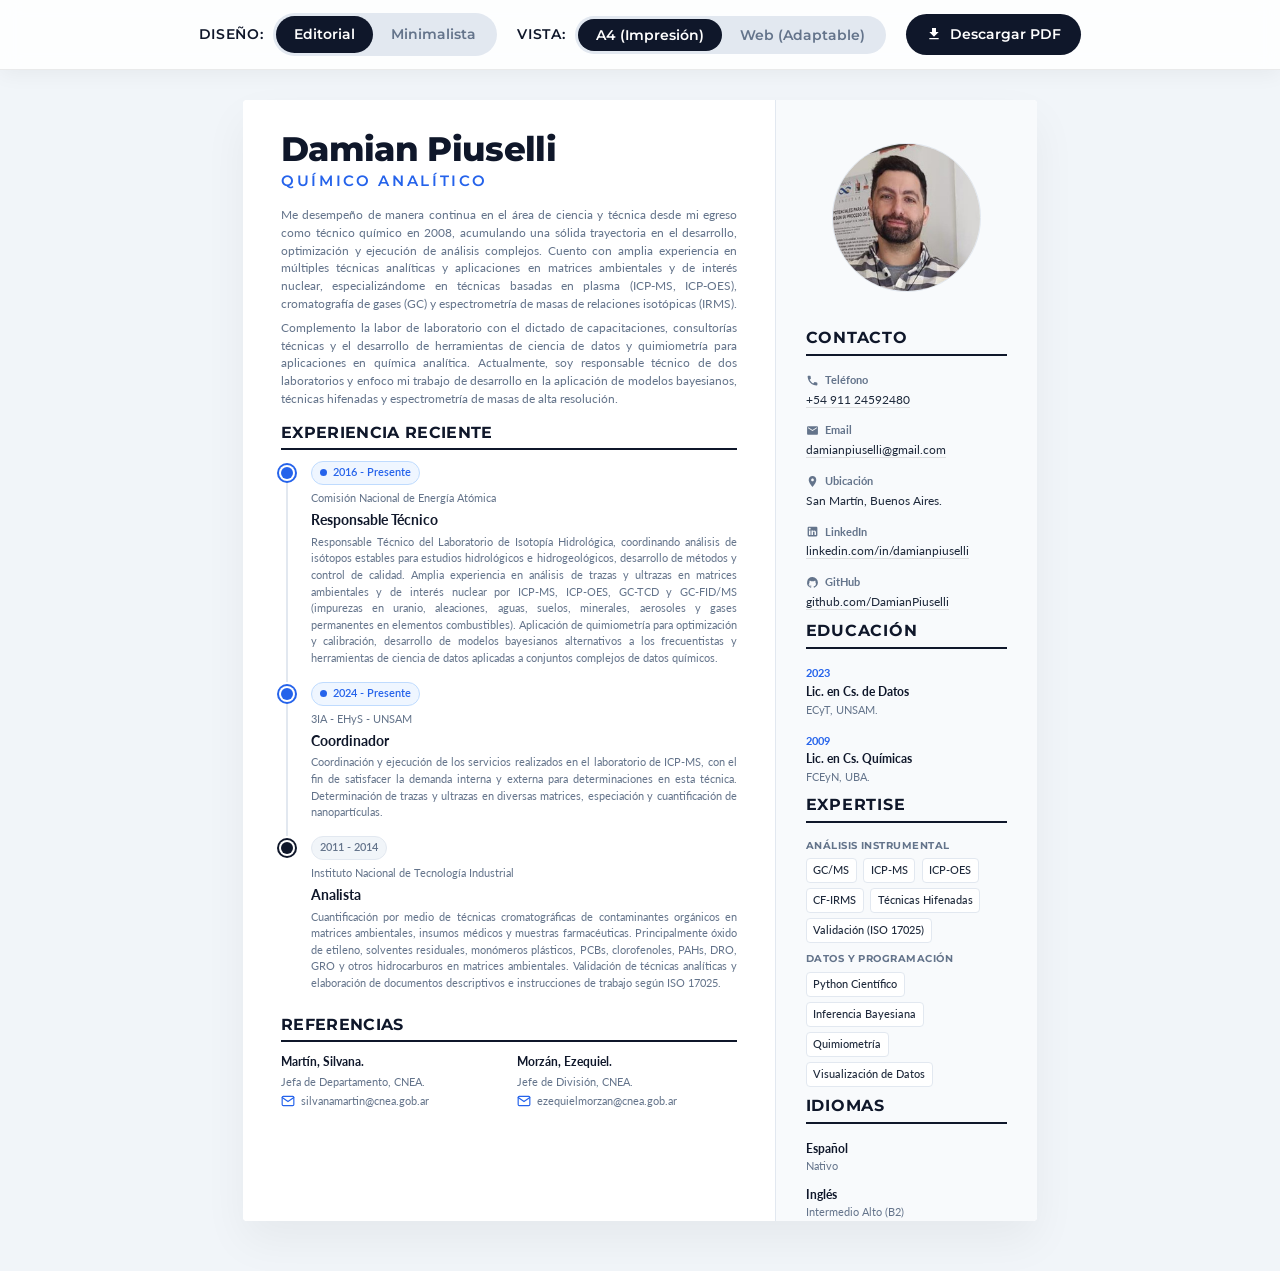
<file: index.html>
<!DOCTYPE html>
<html lang="es">
<head>
  <meta charset="UTF-8">
  <meta name="viewport" content="width=device-width, initial-scale=1.0">
  <title>Damian Piuselli - CV</title>
  <meta name="description" content="CV de Damian Piuselli - Químico Analítico. Formato editorial asimétrico de dos columnas limpias sin fondos pesados.">
  <meta name="author" content="Damian Piuselli">
  
  <!-- Fonts -->
  <link rel="preconnect" href="https://fonts.googleapis.com">
  <link rel="preconnect" href="https://fonts.gstatic.com" crossorigin>
  <link href="https://fonts.googleapis.com/css2?family=Lato:ital,wght@0,300;0,400;0,700;1,400&family=Montserrat:wght@400;500;600;700;800&display=swap" rel="stylesheet">
  
  <!-- Custom Stylesheet -->
  <link rel="stylesheet" href="style.css">
</head>
<body>

  <!-- Controls Panel (Hidden in print) -->
  <div class="control-panel no-print" id="controlPanel">
    <!-- Design Switcher -->
    <div class="control-group">
      <span class="control-label">Diseño:</span>
      <div class="view-switch">
        <a href="index.html" class="view-btn active" id="btnDesignEditorial">Editorial</a>
        <a href="cv_minimalist.html" class="view-btn" id="btnDesignMinimalist">Minimalista</a>
      </div>
    </div>

    <!-- View Switcher -->
    <div class="control-group">
      <span class="control-label">Vista:</span>
      <div class="view-switch">
        <button class="view-btn active" id="btnA4" onclick="setViewMode('a4')">A4 (Impresión)</button>
        <button class="view-btn" id="btnWeb" onclick="setViewMode('web')">Web (Adaptable)</button>
      </div>
    </div>



    <!-- Download Button -->
    <a href="cv_editorial.pdf" download="Damian_Piuselli_CV_Editorial.pdf" class="btn-print">
      <svg viewBox="0 0 24 24">
        <path d="M19 9h-4V3H9v6H5l7 7 7-7zM5 18v2h14v-2H5z"/>
      </svg>
      Descargar PDF
    </a>
  </div>

  <!-- CV Wrapper (Controls size of preview/print) -->
  <div class="cv-wrapper mode-a4" id="cvWrapper">
    <main class="cv-container" id="cvContainer" style="font-size: 13.5px;">
      
      <!-- Main Content (Left Column) -->
      <section class="main-content">
        <div class="header-group">
          <!-- Header -->
          <header class="header">
            <h1>Damian Piuselli</h1>
            <div class="title">Químico Analítico</div>
          </header>
          
          <!-- Summary -->
          <p class="summary-text" style="margin-bottom: 0.5em;">
            Me desempeño de manera continua en el área de ciencia y técnica desde mi egreso como técnico químico en 2008, acumulando una sólida trayectoria en el desarrollo, optimización y ejecución de análisis complejos. Cuento con amplia experiencia en múltiples técnicas analíticas y aplicaciones en matrices ambientales y de interés nuclear, especializándome en técnicas basadas en plasma (ICP-MS, ICP-OES), cromatografía de gases (GC) y espectrometría de masas de relaciones isotópicas (IRMS).
          </p>
          <p class="summary-text">
            Complemento la labor de laboratorio con el dictado de capacitaciones, consultorías técnicas y el desarrollo de herramientas de ciencia de datos y quimiometría para aplicaciones en química analítica. Actualmente, soy responsable técnico de dos laboratorios y enfoco mi trabajo de desarrollo en la aplicación de modelos bayesianos, técnicas hifenadas y espectrometría de masas de alta resolución.
          </p>
        </div>
        
        <!-- Experience -->
        <section aria-labelledby="heading-experiencia">
          <h2>Experiencia Reciente</h2>
          
          <div class="timeline">
            <!-- Experience Item 1 -->
            <article class="timeline-item active-job">
              <div class="job-meta">
                <span class="job-date"><span class="active-badge"></span>2016 - Presente</span>
                <span class="job-company">Comisión Nacional de Energía Atómica</span>
              </div>
              <h3 class="job-title">Responsable Técnico</h3>
              <p class="job-desc">
                Responsable Técnico del Laboratorio de Isotopía Hidrológica, coordinando análisis de isótopos estables para estudios hidrológicos e hidrogeológicos, desarrollo de métodos y control de calidad. Amplia experiencia en análisis de trazas y ultrazas en matrices ambientales y de interés nuclear por ICP-MS, ICP-OES, GC-TCD y GC-FID/MS (impurezas en uranio, aleaciones, aguas, suelos, minerales, aerosoles y gases permanentes en elementos combustibles). Aplicación de quimiometría para optimización y calibración, desarrollo de modelos bayesianos alternativos a los frecuentistas y herramientas de ciencia de datos aplicadas a conjuntos complejos de datos químicos.
              </p>
            </article>

            <!-- Experience Item 2 -->
            <article class="timeline-item active-job">
              <div class="job-meta">
                <span class="job-date"><span class="active-badge"></span>2024 - Presente</span>
                <span class="job-company">3IA - EHyS - UNSAM</span>
              </div>
              <h3 class="job-title">Coordinador</h3>
              <p class="job-desc">
                Coordinación y ejecución de los servicios realizados en el laboratorio de ICP-MS, con el fin de satisfacer la demanda interna y externa para determinaciones en esta técnica. Determinación de trazas y ultrazas en diversas matrices, especiación y cuantificación de nanopartículas.
              </p>
            </article>

            <!-- Experience Item 3 -->
            <article class="timeline-item">
              <div class="job-meta">
                <span class="job-date">2011 - 2014</span>
                <span class="job-company">Instituto Nacional de Tecnología Industrial</span>
              </div>
              <h3 class="job-title">Analista</h3>
              <p class="job-desc">
                Cuantificación por medio de técnicas cromatográficas de contaminantes orgánicos en matrices ambientales, insumos médicos y muestras farmacéuticas. Principalmente óxido de etileno, solventes residuales, monómeros plásticos, PCBs, clorofenoles, PAHs, DRO, GRO y otros hidrocarburos en matrices ambientales. Validación de técnicas analíticas y elaboración de documentos descriptivos e instrucciones de trabajo según ISO 17025.
              </p>
            </article>
          </div>
        </section>
        
        <!-- References -->
        <section aria-labelledby="heading-referencias">
          <h2>Referencias</h2>
          <div class="references-grid">
            <div class="ref-item">
              <div class="ref-name">Martín, Silvana.</div>
              <div class="ref-role">Jefa de Departamento, CNEA.</div>
              <div class="ref-email">
                <svg class="ref-email-icon" viewBox="0 0 24 24"><path d="M4 4h16c1.1 0 2 .9 2 2v12c0 1.1-.9 2-2 2H4c-1.1 0-2-.9-2-2V6c0-1.1.9-2 2-2z"></path><polyline points="22,6 12,13 2,6"></polyline></svg>
                <a href="mailto:silvanamartin@cnea.gob.ar">silvanamartin@cnea.gob.ar</a>
              </div>
            </div>
            
            <div class="ref-item">
              <div class="ref-name">Morzán, Ezequiel.</div>
              <div class="ref-role">Jefe de División, CNEA.</div>
              <div class="ref-email">
                <svg class="ref-email-icon" viewBox="0 0 24 24"><path d="M4 4h16c1.1 0 2 .9 2 2v12c0 1.1-.9 2-2 2H4c-1.1 0-2-.9-2-2V6c0-1.1.9-2 2-2z"></path><polyline points="22,6 12,13 2,6"></polyline></svg>
                <a href="mailto:ezequielmorzan@cnea.gob.ar">ezequielmorzan@cnea.gob.ar</a>
              </div>
            </div>
          </div>
        </section>
      </section>

      <!-- Sidebar (Right Column) -->
      <aside class="sidebar">
        <!-- Profile picture -->
        <div class="profile-container">
          <img src="profile.png" alt="Damian Piuselli" class="profile-pic">
        </div>
        
        <!-- Contact Information -->
        <section aria-labelledby="heading-contacto">
          <h2 id="heading-contacto">Contacto</h2>
          
          <div class="contact-item">
            <div class="contact-label">
              <svg class="contact-icon" viewBox="0 0 24 24"><path d="M6.62 10.79c1.44 2.83 3.76 5.14 6.59 6.59l2.2-2.2c.27-.27.67-.36 1.02-.24 1.12.37 2.33.57 3.57.57.55 0 1 .45 1 1V20c0 .55-.45 1-1 1-9.39 0-17-7.61-17-17 0-.55.45-1 1-1h3.5c.55 0 1 .45 1 1 0 1.25.2 2.45.57 3.57.11.35.03.74-.25 1.02l-2.2 2.2z"/></svg>
              <span>Teléfono</span>
            </div>
            <div class="contact-val">
              <a href="tel:+5491124592480" class="copy-link" data-copy="+54 911 24592480" title="Click para copiar">+54 911 24592480</a>
            </div>
          </div>
          
          <div class="contact-item">
            <div class="contact-label">
              <svg class="contact-icon" viewBox="0 0 24 24"><path d="M20 4H4c-1.1 0-1.99.9-1.99 2L2 18c0 1.1.9 2 2 2h16c1.1 0 2-.9 2-2V6c0-1.1-.9-2-2-2zm0 4l-8 5-8-5V6l8 5 8-5v2z"/></svg>
              <span>Email</span>
            </div>
            <div class="contact-val">
              <a href="mailto:damianpiuselli@gmail.com" class="copy-link" data-copy="damianpiuselli@gmail.com" title="Click para copiar">damianpiuselli@gmail.com</a>
            </div>
          </div>
          
          <div class="contact-item">
            <div class="contact-label">
              <svg class="contact-icon" viewBox="0 0 24 24"><path d="M12 2C8.13 2 5 5.13 5 9c0 5.25 7 13 7 13s7-7.75 7-13c0-3.87-3.13-7-7-7zm0 9.5c-1.38 0-2.5-1.12-2.5-2.5s1.12-2.5 2.5-2.5 2.5 1.12 2.5 2.5-1.12 2.5-2.5 2.5z"/></svg>
              <span>Ubicación</span>
            </div>
            <div class="contact-val">San Martín, Buenos Aires.</div>
          </div>

          <div class="contact-item">
            <div class="contact-label">
              <svg class="contact-icon" viewBox="0 0 24 24"><path d="M19 3a2 2 0 0 1 2 2v14a2 2 0 0 1-2 2H5a2 2 0 0 1-2-2V5a2 2 0 0 1 2-2h14m-.5 15.5v-5.3a3.26 3.26 0 0 0-3.26-3.26c-.85 0-1.84.52-2.32 1.3v-1.11h-2.79v8.37h2.79v-4.93c0-.77.62-1.4 1.39-1.4a1.4 1.4 0 0 1 1.4 1.4v4.93h2.79M6.88 8.56a1.68 1.68 0 0 0 1.68-1.68c0-.93-.75-1.69-1.68-1.69a1.69 1.69 0 0 0-1.69 1.69c0 .93.76 1.68 1.69 1.68m1.39 9.94v-8.37H5.5v8.37h2.77z"/></svg>
              <span>LinkedIn</span>
            </div>
            <div class="contact-val">
              <a href="https://www.linkedin.com/in/damianpiuselli" target="_blank">linkedin.com/in/damianpiuselli</a>
            </div>
          </div>

          <div class="contact-item">
            <div class="contact-label">
              <svg class="contact-icon" viewBox="0 0 24 24"><path d="M12 2a10 10 0 0 0-3.16 19.49c.5.1.68-.22.68-.48l-.01-1.7c-2.78.6-3.37-1.34-3.37-1.34-.46-1.16-1.11-1.47-1.11-1.47-.9-.62.07-.6.07-.6 1 .07 1.53 1.03 1.53 1.03.9 1.52 2.34 1.07 2.91.83.1.65.35 1.09.63 1.34-2.22-.25-4.55-1.11-4.55-4.92 0-1.11.38-2 1.03-2.71-.1-.25-.45-1.29.1-2.64 0 0 .84-.27 2.75 1.02.79-.22 1.65-.33 2.5-.33.85 0 1.71.11 2.5.33 1.91-1.29 2.75-1.02 2.75-1.02.55 1.35.2 2.39.1 2.64.65.71 1.03 1.6 1.03 2.71 0 3.82-2.34 4.66-4.57 4.91.36.31.69.92.69 1.85V21c0 .27.16.59.67.5C19.14 20.16 22 16.42 22 12A10 10 0 0 0 12 2z"/></svg>
              <span>GitHub</span>
            </div>
            <div class="contact-val">
              <a href="https://github.com/DamianPiuselli" target="_blank">github.com/DamianPiuselli</a>
            </div>
          </div>
        </section>
        
        <!-- Education -->
        <section aria-labelledby="heading-educacion">
          <h2 id="heading-educacion">Educación</h2>
          
          <div class="education-item">
            <div class="edu-year">2023</div>
            <div class="edu-degree">Lic. en Cs. de Datos</div>
            <div class="edu-school">ECyT, UNSAM.</div>
          </div>
          
          <div class="education-item">
            <div class="edu-year">2009</div>
            <div class="edu-degree">Lic. en Cs. Químicas</div>
            <div class="edu-school">FCEyN, UBA.</div>
          </div>
        </section>
        
        <!-- Expertise -->
        <section aria-labelledby="heading-expertise">
          <h2 id="heading-expertise">Expertise</h2>
          
          <div class="expertise-category">Análisis Instrumental</div>
          <div class="expertise-tags">
            <span class="tag">GC/MS</span>
            <span class="tag">ICP-MS</span>
            <span class="tag">ICP-OES</span>
            <span class="tag">CF-IRMS</span>
            <span class="tag">Técnicas Hifenadas</span>
            <span class="tag">Validación (ISO 17025)</span>
          </div>
          
          <div class="expertise-category">Datos y Programación</div>
          <div class="expertise-tags">
            <span class="tag">Python Científico</span>
            <span class="tag">Inferencia Bayesiana</span>
            <span class="tag">Quimiometría</span>
            <span class="tag">Visualización de Datos</span>
          </div>
        </section>
        
        <!-- Languages -->
        <section aria-labelledby="heading-lenguaje">
          <h2 id="heading-lenguaje">Idiomas</h2>
          <div class="language-item">
            <div class="lang-name">Español</div>
            <div class="lang-level">Nativo</div>
          </div>
          <div class="language-item">
            <div class="lang-name">Inglés</div>
            <div class="lang-level">Intermedio Alto (B2)</div>
          </div>
        </section>
      </aside>
      
    </main>
  </div>

  <!-- Javascript for UI controls -->
  <script>
    const wrapper = document.getElementById('cvWrapper');
    const container = document.getElementById('cvContainer');

    // View mode switching
    function setViewMode(mode) {
      document.getElementById('btnA4').classList.toggle('active', mode === 'a4');
      document.getElementById('btnWeb').classList.toggle('active', mode === 'web');
      
      if (mode === 'a4') {
        wrapper.className = 'cv-wrapper mode-a4';
      } else {
        wrapper.className = 'cv-wrapper mode-web';
      }
    }


    // Copy to clipboard functionality
    document.querySelectorAll('.copy-link').forEach(link => {
      link.addEventListener('click', (e) => {
        e.preventDefault();
        const textToCopy = link.getAttribute('data-copy');
        navigator.clipboard.writeText(textToCopy).then(() => {
          showToast('¡Copiado al portapapeles!');
        }).catch(err => {
          console.error('Error al copiar: ', err);
        });
      });
    });

    function showToast(message) {
      document.querySelectorAll('.copy-toast').forEach(t => t.remove());
      
      const toast = document.createElement('div');
      toast.className = 'copy-toast no-print';
      toast.innerHTML = `
        <svg width="16" height="16" fill="none" stroke="currentColor" stroke-width="2" stroke-linecap="round" stroke-linejoin="round" viewBox="0 0 24 24" style="flex-shrink:0;">
          <polyline points="20 6 9 17 4 12"></polyline>
        </svg>
        <span>${message}</span>
      `;
      document.body.appendChild(toast);
      
      setTimeout(() => {
        toast.remove();
      }, 2000);
    }
  </script>
</body>
</html>
</file>
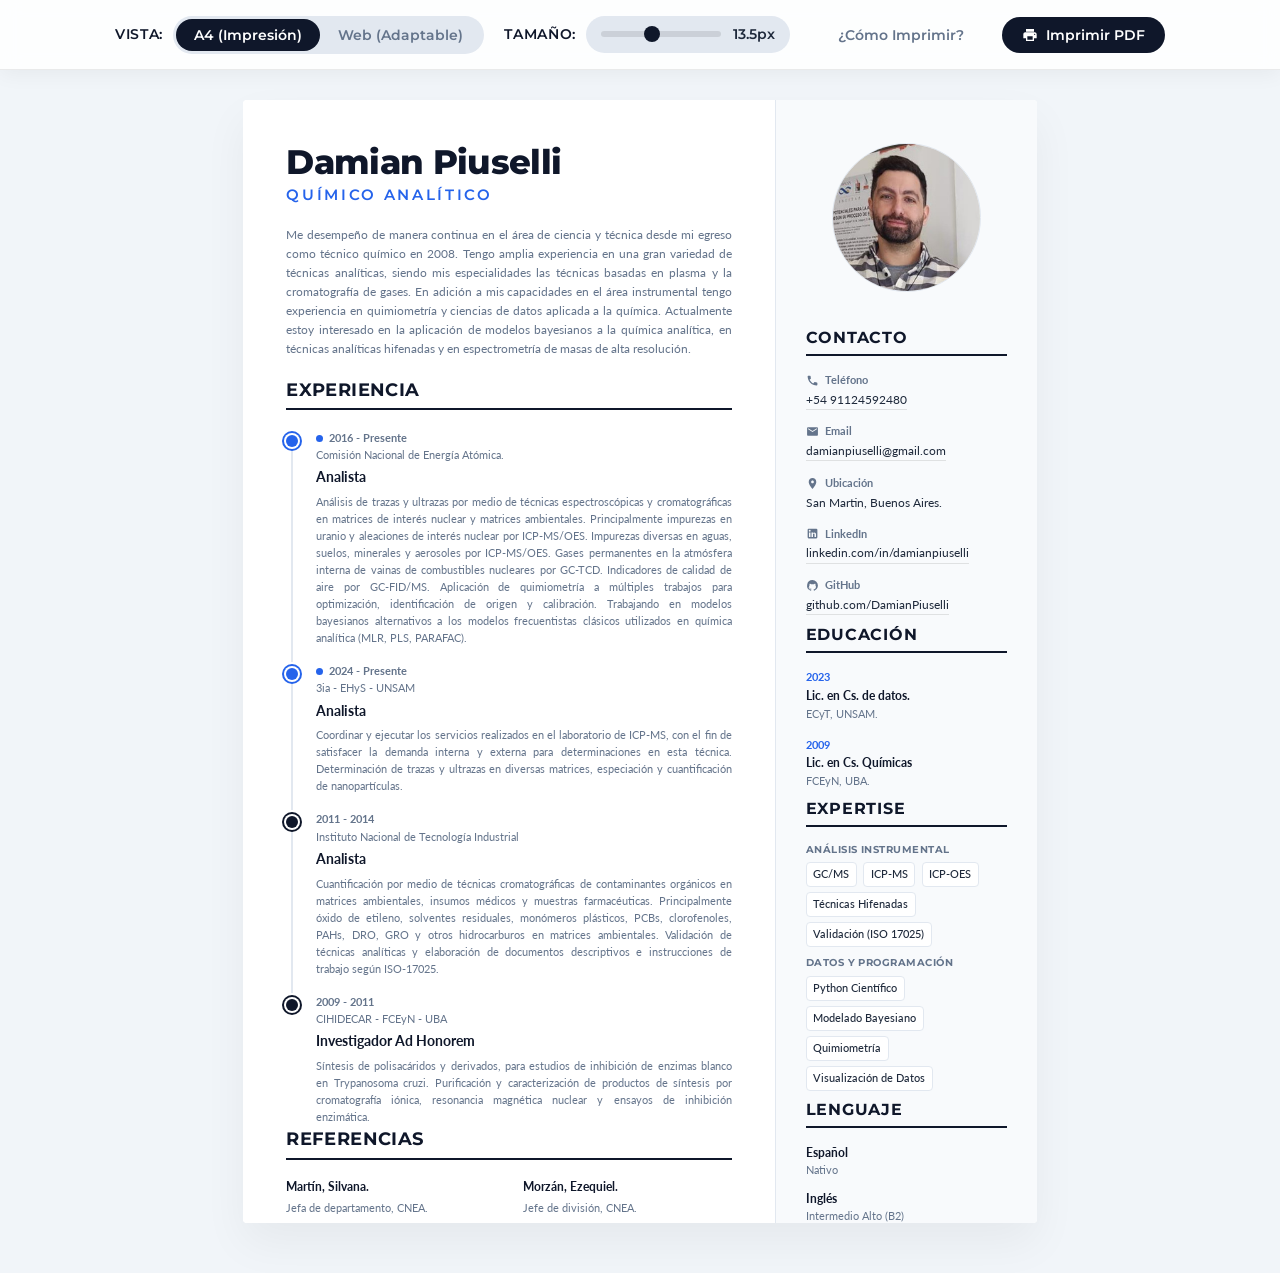
<file: cv_editorial.html>
<!DOCTYPE html>
<html lang="es">
<head>
  <meta charset="UTF-8">
  <meta name="viewport" content="width=device-width, initial-scale=1.0">
  <title>Damian Piuselli - CV (Editorial)</title>
  <meta name="description" content="CV de Damian Piuselli - Químico Analítico. Formato editorial asimétrico de dos columnas limpias sin fondos pesados.">
  <meta name="author" content="Damian Piuselli">
  
  <!-- Fonts -->
  <link rel="preconnect" href="https://fonts.googleapis.com">
  <link rel="preconnect" href="https://fonts.gstatic.com" crossorigin>
  <link href="https://fonts.googleapis.com/css2?family=Lato:ital,wght@0,300;0,400;0,700;1,400&family=Montserrat:wght@400;500;600;700;800&display=swap" rel="stylesheet">
  
  <!-- Custom Stylesheet -->
  <link rel="stylesheet" href="style_editorial.css">
</head>
<body>

  <!-- Controls Panel (Hidden in print) -->
  <div class="control-panel no-print" id="controlPanel">
    <!-- View Switcher -->
    <div class="control-group">
      <span class="control-label">Vista:</span>
      <div class="view-switch">
        <button class="view-btn active" id="btnA4" onclick="setViewMode('a4')">A4 (Impresión)</button>
        <button class="view-btn" id="btnWeb" onclick="setViewMode('web')">Web (Adaptable)</button>
      </div>
    </div>

    <!-- Font Size Slider -->
    <div class="control-group">
      <span class="control-label">Tamaño:</span>
      <div class="slider-container">
        <input type="range" min="11" max="17" step="0.5" value="13.5" class="font-slider" id="fontSlider">
        <span class="slider-val" id="sliderVal">13.5px</span>
      </div>
    </div>

    <!-- Help Toggle Button -->
    <button class="view-btn" id="btnHelp" onclick="toggleHelp()" style="margin-left: 10px;">¿Cómo Imprimir?</button>

    <!-- Print Button -->
    <button class="btn-print" onclick="window.print()">
      <svg viewBox="0 0 24 24">
        <path d="M19 8H5c-1.66 0-3 1.34-3 3v6h4v4h12v-4h4v-6c0-1.66-1.34-3-3-3zm-3 11H8v-5h8v5zm3-7c-.55 0-1-.45-1-1s.45-1 1-1 1 .45 1 1-.45 1-1 1zm-1-9H6v4h12V3z"/>
      </svg>
      Imprimir PDF
    </button>
  </div>

  <!-- Print Help Drawer (Hidden in print) -->
  <div class="help-drawer no-print" id="helpDrawer" style="display: none;">
    <h3>Guía de Configuración para Imprimir en PDF</h3>
    <ul>
      <li><strong>Destino:</strong> Selecciona <strong>"Guardar como PDF"</strong> en el navegador.</li>
      <li><strong>Márgenes:</strong> Cambia la configuración a <strong>"Ninguno" (None)</strong>.</li>
      <li><strong>Gráficos de fondo:</strong> Activa o marca la casilla <strong>"Gráficos de fondo"</strong>.</li>
      <li><strong>Cabeceras y pies de página:</strong> Desactiva o desmarca esta casilla.</li>
    </ul>
  </div>

  <!-- CV Wrapper (Controls size of preview/print) -->
  <div class="cv-wrapper mode-a4" id="cvWrapper">
    <main class="cv-container" id="cvContainer" style="font-size: 13.5px;">
      
      <!-- Main Content (Left Column) -->
      <section class="main-content">
        <div class="header-group">
          <!-- Header -->
          <header class="header">
            <h1>Damian Piuselli</h1>
            <div class="title">Químico Analítico</div>
          </header>
          
          <!-- Summary -->
          <p class="summary-text">
            Me desempeño de manera continua en el área de ciencia y técnica desde mi egreso como técnico químico en 2008. Tengo amplia experiencia en una gran variedad de técnicas analíticas, siendo mis especialidades las técnicas basadas en plasma y la cromatografía de gases. En adición a mis capacidades en el área instrumental tengo experiencia en quimiometría y ciencias de datos aplicada a la química. Actualmente estoy interesado en la aplicación de modelos bayesianos a la química analítica, en técnicas analíticas hifenadas y en espectrometría de masas de alta resolución.
          </p>
        </div>
        
        <!-- Experience -->
        <section aria-labelledby="heading-experiencia">
          <h2>Experiencia</h2>
          
          <div class="timeline">
            <!-- Experience Item 1 -->
            <article class="timeline-item active-job">
              <div class="job-meta">
                <span class="job-date"><span class="active-badge"></span>2016 - Presente</span>
                <span class="job-company">Comisión Nacional de Energía Atómica.</span>
              </div>
              <h3 class="job-title">Analista</h3>
              <p class="job-desc">
                Análisis de trazas y ultrazas por medio de técnicas espectroscópicas y cromatográficas en matrices de interés nuclear y matrices ambientales. Principalmente impurezas en uranio y aleaciones de interés nuclear por ICP-MS/OES. Impurezas diversas en aguas, suelos, minerales y aerosoles por ICP-MS/OES. Gases permanentes en la atmósfera interna de vainas de combustibles nucleares por GC-TCD. Indicadores de calidad de aire por GC-FID/MS. Aplicación de quimiometría a múltiples trabajos para optimización, identificación de origen y calibración. Trabajando en modelos bayesianos alternativos a los modelos frecuentistas clásicos utilizados en química analítica (MLR, PLS, PARAFAC).
              </p>
            </article>

            <!-- Experience Item 2 -->
            <article class="timeline-item active-job">
              <div class="job-meta">
                <span class="job-date"><span class="active-badge"></span>2024 - Presente</span>
                <span class="job-company">3ia - EHyS - UNSAM</span>
              </div>
              <h3 class="job-title">Analista</h3>
              <p class="job-desc">
                Coordinar y ejecutar los servicios realizados en el laboratorio de ICP-MS, con el fin de satisfacer la demanda interna y externa para determinaciones en esta técnica. Determinación de trazas y ultrazas en diversas matrices, especiación y cuantificación de nanopartículas.
              </p>
            </article>

            <!-- Experience Item 3 -->
            <article class="timeline-item">
              <div class="job-meta">
                <span class="job-date">2011 - 2014</span>
                <span class="job-company">Instituto Nacional de Tecnología Industrial</span>
              </div>
              <h3 class="job-title">Analista</h3>
              <p class="job-desc">
                Cuantificación por medio de técnicas cromatográficas de contaminantes orgánicos en matrices ambientales, insumos médicos y muestras farmacéuticas. Principalmente óxido de etileno, solventes residuales, monómeros plásticos, PCBs, clorofenoles, PAHs, DRO, GRO y otros hidrocarburos en matrices ambientales. Validación de técnicas analíticas y elaboración de documentos descriptivos e instrucciones de trabajo según ISO-17025.
              </p>
            </article>

            <!-- Experience Item 4 -->
            <article class="timeline-item">
              <div class="job-meta">
                <span class="job-date">2009 - 2011</span>
                <span class="job-company">CIHIDECAR - FCEyN - UBA</span>
              </div>
              <h3 class="job-title">Investigador Ad Honorem</h3>
              <p class="job-desc">
                Síntesis de polisacáridos y derivados, para estudios de inhibición de enzimas blanco en Trypanosoma cruzi. Purificación y caracterización de productos de síntesis por cromatografía iónica, resonancia magnética nuclear y ensayos de inhibición enzimática.
              </p>
            </article>
          </div>
        </section>
        
        <!-- References -->
        <section aria-labelledby="heading-referencias">
          <h2>Referencias</h2>
          <div class="references-grid">
            <div class="ref-item">
              <div class="ref-name">Martín, Silvana.</div>
              <div class="ref-role">Jefa de departamento, CNEA.</div>
              <div class="ref-email">Email : <a href="mailto:sgmartin@cnea.gov.ar">sgmartin@cnea.gov.ar</a></div>
            </div>
            
            <div class="ref-item">
              <div class="ref-name">Morzán, Ezequiel.</div>
              <div class="ref-role">Jefe de división, CNEA.</div>
              <div class="ref-email">Email : <a href="mailto:ezequielmorzan@cnea.gov.ar">ezequielmorzan@cnea.gov.ar</a></div>
            </div>
          </div>
        </section>
      </section>

      <!-- Sidebar (Right Column) -->
      <aside class="sidebar">
        <!-- Profile picture -->
        <div class="profile-container">
          <img src="profile.png" alt="Damian Piuselli" class="profile-pic">
        </div>
        
        <!-- Contact Information -->
        <section aria-labelledby="heading-contacto">
          <h2 id="heading-contacto">Contacto</h2>
          
          <div class="contact-item">
            <div class="contact-label">
              <svg class="contact-icon" viewBox="0 0 24 24"><path d="M6.62 10.79c1.44 2.83 3.76 5.14 6.59 6.59l2.2-2.2c.27-.27.67-.36 1.02-.24 1.12.37 2.33.57 3.57.57.55 0 1 .45 1 1V20c0 .55-.45 1-1 1-9.39 0-17-7.61-17-17 0-.55.45-1 1-1h3.5c.55 0 1 .45 1 1 0 1.25.2 2.45.57 3.57.11.35.03.74-.25 1.02l-2.2 2.2z"/></svg>
              <span>Teléfono</span>
            </div>
            <div class="contact-val">
              <a href="tel:+5491124592480">+54 91124592480</a>
            </div>
          </div>
          
          <div class="contact-item">
            <div class="contact-label">
              <svg class="contact-icon" viewBox="0 0 24 24"><path d="M20 4H4c-1.1 0-1.99.9-1.99 2L2 18c0 1.1.9 2 2 2h16c1.1 0 2-.9 2-2V6c0-1.1-.9-2-2-2zm0 4l-8 5-8-5V6l8 5 8-5v2z"/></svg>
              <span>Email</span>
            </div>
            <div class="contact-val">
              <a href="mailto:damianpiuselli@gmail.com">damianpiuselli@gmail.com</a>
            </div>
          </div>
          
          <div class="contact-item">
            <div class="contact-label">
              <svg class="contact-icon" viewBox="0 0 24 24"><path d="M12 2C8.13 2 5 5.13 5 9c0 5.25 7 13 7 13s7-7.75 7-13c0-3.87-3.13-7-7-7zm0 9.5c-1.38 0-2.5-1.12-2.5-2.5s1.12-2.5 2.5-2.5 2.5 1.12 2.5 2.5-1.12 2.5-2.5 2.5z"/></svg>
              <span>Ubicación</span>
            </div>
            <div class="contact-val">San Martin, Buenos Aires.</div>
          </div>

          <div class="contact-item">
            <div class="contact-label">
              <svg class="contact-icon" viewBox="0 0 24 24"><path d="M19 3a2 2 0 0 1 2 2v14a2 2 0 0 1-2 2H5a2 2 0 0 1-2-2V5a2 2 0 0 1 2-2h14m-.5 15.5v-5.3a3.26 3.26 0 0 0-3.26-3.26c-.85 0-1.84.52-2.32 1.3v-1.11h-2.79v8.37h2.79v-4.93c0-.77.62-1.4 1.39-1.4a1.4 1.4 0 0 1 1.4 1.4v4.93h2.79M6.88 8.56a1.68 1.68 0 0 0 1.68-1.68c0-.93-.75-1.69-1.68-1.69a1.69 1.69 0 0 0-1.69 1.69c0 .93.76 1.68 1.69 1.68m1.39 9.94v-8.37H5.5v8.37h2.77z"/></svg>
              <span>LinkedIn</span>
            </div>
            <div class="contact-val">
              <a href="https://www.linkedin.com/in/damianpiuselli" target="_blank">linkedin.com/in/damianpiuselli</a>
            </div>
          </div>

          <div class="contact-item">
            <div class="contact-label">
              <svg class="contact-icon" viewBox="0 0 24 24"><path d="M12 2a10 10 0 0 0-3.16 19.49c.5.1.68-.22.68-.48l-.01-1.7c-2.78.6-3.37-1.34-3.37-1.34-.46-1.16-1.11-1.47-1.11-1.47-.9-.62.07-.6.07-.6 1 .07 1.53 1.03 1.53 1.03.9 1.52 2.34 1.07 2.91.83.1.65.35 1.09.63 1.34-2.22-.25-4.55-1.11-4.55-4.92 0-1.11.38-2 1.03-2.71-.1-.25-.45-1.29.1-2.64 0 0 .84-.27 2.75 1.02.79-.22 1.65-.33 2.5-.33.85 0 1.71.11 2.5.33 1.91-1.29 2.75-1.02 2.75-1.02.55 1.35.2 2.39.1 2.64.65.71 1.03 1.6 1.03 2.71 0 3.82-2.34 4.66-4.57 4.91.36.31.69.92.69 1.85V21c0 .27.16.59.67.5C19.14 20.16 22 16.42 22 12A10 10 0 0 0 12 2z"/></svg>
              <span>GitHub</span>
            </div>
            <div class="contact-val">
              <a href="https://github.com/DamianPiuselli" target="_blank">github.com/DamianPiuselli</a>
            </div>
          </div>
        </section>
        
        <!-- Education -->
        <section aria-labelledby="heading-educacion">
          <h2 id="heading-educacion">Educación</h2>
          
          <div class="education-item">
            <div class="edu-year">2023</div>
            <div class="edu-degree">Lic. en Cs. de datos.</div>
            <div class="edu-school">ECyT, UNSAM.</div>
          </div>
          
          <div class="education-item">
            <div class="edu-year">2009</div>
            <div class="edu-degree">Lic. en Cs. Químicas</div>
            <div class="edu-school">FCEyN, UBA.</div>
          </div>
        </section>
        
        <!-- Expertise -->
        <section aria-labelledby="heading-expertise">
          <h2 id="heading-expertise">Expertise</h2>
          
          <div class="expertise-category">Análisis Instrumental</div>
          <div class="expertise-tags">
            <span class="tag">GC/MS</span>
            <span class="tag">ICP-MS</span>
            <span class="tag">ICP-OES</span>
            <span class="tag">Técnicas Hifenadas</span>
            <span class="tag">Validación (ISO 17025)</span>
          </div>
          
          <div class="expertise-category">Datos y Programación</div>
          <div class="expertise-tags">
            <span class="tag">Python Científico</span>
            <span class="tag">Modelado Bayesiano</span>
            <span class="tag">Quimiometría</span>
            <span class="tag">Visualización de Datos</span>
          </div>
        </section>
        
        <!-- Languages -->
        <section aria-labelledby="heading-lenguaje">
          <h2 id="heading-lenguaje">Lenguaje</h2>
          <div class="language-item">
            <div class="lang-name">Español</div>
            <div class="lang-level">Nativo</div>
          </div>
          <div class="language-item">
            <div class="lang-name">Inglés</div>
            <div class="lang-level">Intermedio Alto (B2)</div>
          </div>
        </section>
      </aside>
      
    </main>
  </div>

  <!-- Javascript for UI controls -->
  <script>
    const wrapper = document.getElementById('cvWrapper');
    const container = document.getElementById('cvContainer');
    const fontSlider = document.getElementById('fontSlider');
    const sliderVal = document.getElementById('sliderVal');
    
    // View mode switching
    function setViewMode(mode) {
      document.getElementById('btnA4').classList.toggle('active', mode === 'a4');
      document.getElementById('btnWeb').classList.toggle('active', mode === 'web');
      
      if (mode === 'a4') {
        wrapper.className = 'cv-wrapper mode-a4';
      } else {
        wrapper.className = 'cv-wrapper mode-web';
      }
    }
    
    // Font size control
    fontSlider.addEventListener('input', (e) => {
      const val = e.target.value;
      container.style.fontSize = val + 'px';
      sliderVal.textContent = val + 'px';
    });

    // Help drawer toggle
    function toggleHelp() {
      const drawer = document.getElementById('helpDrawer');
      const btn = document.getElementById('btnHelp');
      const isHidden = drawer.style.display === 'none';
      drawer.style.display = isHidden ? 'block' : 'none';
      btn.classList.toggle('active', isHidden);
    }
  </script>
</body>
</html>
</file>
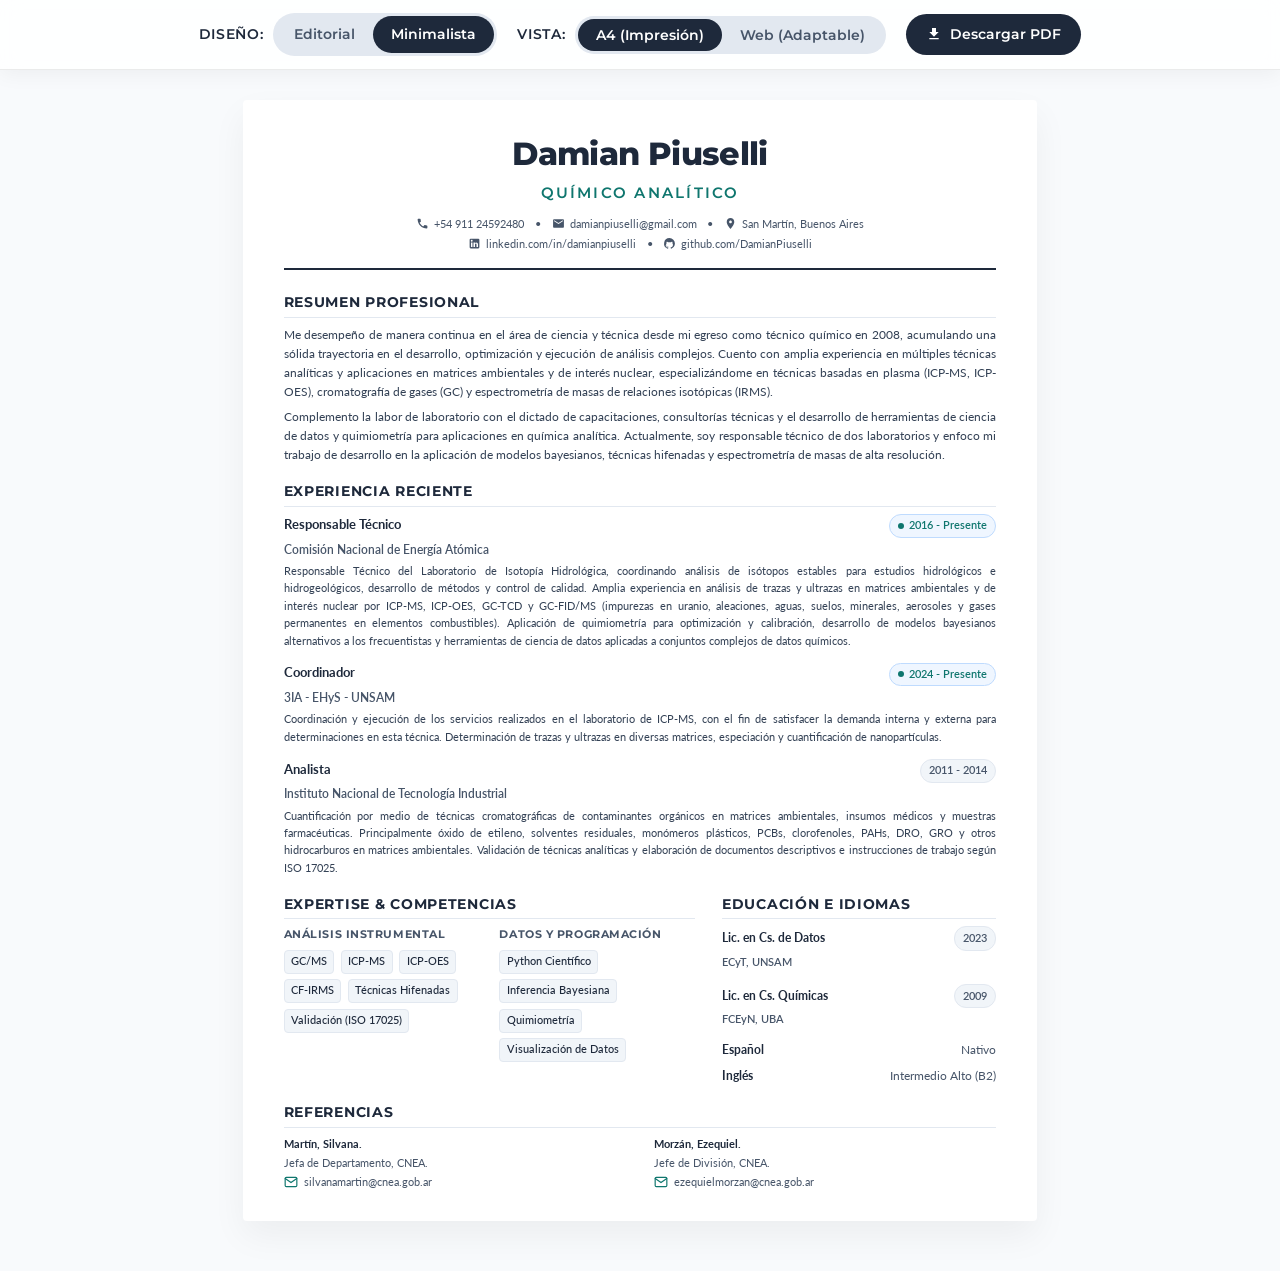
<file: cv_minimalist.html>
<!DOCTYPE html>
<html lang="es">
<head>
  <meta charset="UTF-8">
  <meta name="viewport" content="width=device-width, initial-scale=1.0">
  <title>Damian Piuselli - CV (Minimalista)</title>
  <meta name="description" content="CV de Damian Piuselli - Químico Analítico. Formato minimalista corporativo de una columna compatible con ATS.">
  <meta name="author" content="Damian Piuselli">
  
  <!-- Fonts -->
  <link rel="preconnect" href="https://fonts.googleapis.com">
  <link rel="preconnect" href="https://fonts.gstatic.com" crossorigin>
  <link href="https://fonts.googleapis.com/css2?family=Lato:ital,wght@0,300;0,400;0,700;1,400&family=Montserrat:wght@400;500;600;700;800&display=swap" rel="stylesheet">
  
  <!-- Custom Stylesheet -->
  <link rel="stylesheet" href="style_minimalist.css">
</head>
<body>

  <!-- Controls Panel (Hidden in print) -->
  <div class="control-panel no-print" id="controlPanel">
    <!-- Design Switcher -->
    <div class="control-group">
      <span class="control-label">Diseño:</span>
      <div class="view-switch">
        <a href="index.html" class="view-btn" id="btnDesignEditorial">Editorial</a>
        <a href="cv_minimalist.html" class="view-btn active" id="btnDesignMinimalist">Minimalista</a>
      </div>
    </div>

    <!-- View Switcher -->
    <div class="control-group">
      <span class="control-label">Vista:</span>
      <div class="view-switch">
        <button class="view-btn active" id="btnA4" onclick="setViewMode('a4')">A4 (Impresión)</button>
        <button class="view-btn" id="btnWeb" onclick="setViewMode('web')">Web (Adaptable)</button>
      </div>
    </div>



    <!-- Download Button -->
    <a href="cv_minimalist.pdf" download="Damian_Piuselli_CV_Minimalista.pdf" class="btn-print">
      <svg viewBox="0 0 24 24">
        <path d="M19 9h-4V3H9v6H5l7 7 7-7zM5 18v2h14v-2H5z"/>
      </svg>
      Descargar PDF
    </a>
  </div>

  <!-- CV Wrapper -->
  <div class="cv-wrapper mode-a4" id="cvWrapper">
    <main class="cv-container" id="cvContainer" style="font-size: 13.5px;">
      
      <!-- HEADER -->
      <header class="cv-header">
        <h1>Damian Piuselli</h1>
        <div class="title">Químico Analítico</div>
        
        <div class="contact-bar">
          <div class="contact-row">
            <span>
              <svg class="contact-icon" viewBox="0 0 24 24"><path d="M6.62 10.79c1.44 2.83 3.76 5.14 6.59 6.59l2.2-2.2c.27-.27.67-.36 1.02-.24 1.12.37 2.33.57 3.57.57.55 0 1 .45 1 1V20c0 .55-.45 1-1 1-9.39 0-17-7.61-17-17 0-.55.45-1 1-1h3.5c.55 0 1 .45 1 1 0 1.25.2 2.45.57 3.57.11.35.03.74-.25 1.02l-2.2 2.2z"/></svg>
              <a href="tel:+5491124592480" class="copy-link" data-copy="+54 911 24592480" title="Click para copiar">+54 911 24592480</a>
            </span>
            <span>•</span>
            <span>
              <svg class="contact-icon" viewBox="0 0 24 24"><path d="M20 4H4c-1.1 0-1.99.9-1.99 2L2 18c0 1.1.9 2 2 2h16c1.1 0 2-.9 2-2V6c0-1.1-.9-2-2-2zm0 4l-8 5-8-5V6l8 5 8-5v2z"/></svg>
              <a href="mailto:damianpiuselli@gmail.com" class="copy-link" data-copy="damianpiuselli@gmail.com" title="Click para copiar">damianpiuselli@gmail.com</a>
            </span>
            <span>•</span>
            <span>
              <svg class="contact-icon" viewBox="0 0 24 24"><path d="M12 2C8.13 2 5 5.13 5 9c0 5.25 7 13 7 13s7-7.75 7-13c0-3.87-3.13-7-7-7zm0 9.5c-1.38 0-2.5-1.12-2.5-2.5s1.12-2.5 2.5-2.5 2.5 1.12 2.5 2.5-1.12 2.5-2.5 2.5z"/></svg>
              San Martín, Buenos Aires
            </span>
          </div>
          <div class="contact-row">
            <span>
              <svg class="contact-icon" viewBox="0 0 24 24"><path d="M19 3a2 2 0 0 1 2 2v14a2 2 0 0 1-2 2H5a2 2 0 0 1-2-2V5a2 2 0 0 1 2-2h14m-.5 15.5v-5.3a3.26 3.26 0 0 0-3.26-3.26c-.85 0-1.84.52-2.32 1.3v-1.11h-2.79v8.37h2.79v-4.93c0-.77.62-1.4 1.39-1.4a1.4 1.4 0 0 1 1.4 1.4v4.93h2.79M6.88 8.56a1.68 1.68 0 0 0 1.68-1.68c0-.93-.75-1.69-1.68-1.69a1.69 1.69 0 0 0-1.69 1.69c0 .93.76 1.68 1.69 1.68m1.39 9.94v-8.37H5.5v8.37h2.77z"/></svg>
              <a href="https://www.linkedin.com/in/damianpiuselli" target="_blank">linkedin.com/in/damianpiuselli</a>
            </span>
            <span>•</span>
            <span>
              <svg class="contact-icon" viewBox="0 0 24 24"><path d="M12 2a10 10 0 0 0-3.16 19.49c.5.1.68-.22.68-.48l-.01-1.7c-2.78.6-3.37-1.34-3.37-1.34-.46-1.16-1.11-1.47-1.11-1.47-.9-.62.07-.6.07-.6 1 .07 1.53 1.03 1.53 1.03.9 1.52 2.34 1.07 2.91.83.1.65.35 1.09.63 1.34-2.22-.25-4.55-1.11-4.55-4.92 0-1.11.38-2 1.03-2.71-.1-.25-.45-1.29.1-2.64 0 0 .84-.27 2.75 1.02.79-.22 1.65-.33 2.5-.33.85 0 1.71.11 2.5.33 1.91-1.29 2.75-1.02 2.75-1.02.55 1.35.2 2.39.1 2.64.65.71 1.03 1.6 1.03 2.71 0 3.82-2.34 4.66-4.57 4.91.36.31.69.92.69 1.85V21c0 .27.16.59.67.5C19.14 20.16 22 16.42 22 12A10 10 0 0 0 12 2z"/></svg>
              <a href="https://github.com/DamianPiuselli" target="_blank">github.com/DamianPiuselli</a>
            </span>
          </div>
        </div>
      </header>

      <!-- SUMMARY -->
      <div>
        <h2 class="section-title">Resumen Profesional</h2>
        <p class="summary-text" style="margin-bottom: 0.5em;">
          Me desempeño de manera continua en el área de ciencia y técnica desde mi egreso como técnico químico en 2008, acumulando una sólida trayectoria en el desarrollo, optimización y ejecución de análisis complejos. Cuento con amplia experiencia en múltiples técnicas analíticas y aplicaciones en matrices ambientales y de interés nuclear, especializándome en técnicas basadas en plasma (ICP-MS, ICP-OES), cromatografía de gases (GC) y espectrometría de masas de relaciones isotópicas (IRMS).
        </p>
        <p class="summary-text">
          Complemento la labor de laboratorio con el dictado de capacitaciones, consultorías técnicas y el desarrollo de herramientas de ciencia de datos y quimiometría para aplicaciones en química analítica. Actualmente, soy responsable técnico de dos laboratorios y enfoco mi trabajo de desarrollo en la aplicación de modelos bayesianos, técnicas hifenadas y espectrometría de masas de alta resolución.
        </p>
      </div>

      <!-- EXPERIENCE -->
      <div>
        <h2 class="section-title">Experiencia Reciente</h2>
        <div class="content-list">
          
          <div class="content-item">
            <div class="item-header">
              <span class="item-title">Responsable Técnico</span>
              <span class="item-date"><span class="active-dot"></span>2016 - Presente</span>
            </div>
            <div class="item-company">Comisión Nacional de Energía Atómica</div>
            <p class="item-desc">
              Responsable Técnico del Laboratorio de Isotopía Hidrológica, coordinando análisis de isótopos estables para estudios hidrológicos e hidrogeológicos, desarrollo de métodos y control de calidad. Amplia experiencia en análisis de trazas y ultrazas en matrices ambientales y de interés nuclear por ICP-MS, ICP-OES, GC-TCD y GC-FID/MS (impurezas en uranio, aleaciones, aguas, suelos, minerales, aerosoles y gases permanentes en elementos combustibles). Aplicación de quimiometría para optimización y calibración, desarrollo de modelos bayesianos alternativos a los frecuentistas y herramientas de ciencia de datos aplicadas a conjuntos complejos de datos químicos.
            </p>
          </div>

          <div class="content-item">
            <div class="item-header">
              <span class="item-title">Coordinador</span>
              <span class="item-date"><span class="active-dot"></span>2024 - Presente</span>
            </div>
            <div class="item-company">3IA - EHyS - UNSAM</div>
            <p class="item-desc">
              Coordinación y ejecución de los servicios realizados en el laboratorio de ICP-MS, con el fin de satisfacer la demanda interna y externa para determinaciones en esta técnica. Determinación de trazas y ultrazas en diversas matrices, especiación y cuantificación de nanopartículas.
            </p>
          </div>

          <div class="content-item">
            <div class="item-header">
              <span class="item-title">Analista</span>
              <span class="item-date">2011 - 2014</span>
            </div>
            <div class="item-company">Instituto Nacional de Tecnología Industrial</div>
            <p class="item-desc">
              Cuantificación por medio de técnicas cromatográficas de contaminantes orgánicos en matrices ambientales, insumos médicos y muestras farmacéuticas. Principalmente óxido de etileno, solventes residuales, monómeros plásticos, PCBs, clorofenoles, PAHs, DRO, GRO y otros hidrocarburos en matrices ambientales. Validación de técnicas analíticas y elaboración de documentos descriptivos e instrucciones de trabajo según ISO 17025.
            </p>
          </div>

        </div>
      </div>

      <!-- EXPERTISE & LANGUAGES (SIDE-BY-SIDE IN 1 COL LAYOUT) -->
      <div class="two-column-row">
        <!-- Expertise -->
        <div>
          <h2 class="section-title">Expertise & Competencias</h2>
          <div class="skills-container">
            <div>
              <div class="skill-group-title">Análisis Instrumental</div>
              <div class="skills-tags">
                <span class="tag">GC/MS</span>
                <span class="tag">ICP-MS</span>
                <span class="tag">ICP-OES</span>
                <span class="tag">CF-IRMS</span>
                <span class="tag">Técnicas Hifenadas</span>
                <span class="tag">Validación (ISO 17025)</span>
              </div>
            </div>
            <div>
              <div class="skill-group-title">Datos y Programación</div>
              <div class="skills-tags">
                <span class="tag">Python Científico</span>
                <span class="tag">Inferencia Bayesiana</span>
                <span class="tag">Quimiometría</span>
                <span class="tag">Visualización de Datos</span>
              </div>
            </div>
          </div>
        </div>

        <!-- Languages & Education -->
        <div>
          <h2 class="section-title">Educación e Idiomas</h2>
          <div class="content-list" style="margin-bottom: 1em;">
            <div class="content-item">
              <div class="item-header">
                <span class="item-title" style="font-size: 0.88em;">Lic. en Cs. de Datos</span>
                <span class="item-date" style="font-size: 0.82em;">2023</span>
              </div>
              <div class="item-company" style="font-size: 0.82em; margin-bottom: 0;">ECyT, UNSAM</div>
            </div>
            <div class="content-item">
              <div class="item-header">
                <span class="item-title" style="font-size: 0.88em;">Lic. en Cs. Químicas</span>
                <span class="item-date" style="font-size: 0.82em;">2009</span>
              </div>
              <div class="item-company" style="font-size: 0.82em; margin-bottom: 0;">FCEyN, UBA</div>
            </div>
          </div>

          <div class="lang-list">
            <div class="lang-item">
              <span class="lang-name">Español</span>
              <span class="lang-level">Nativo</span>
            </div>
            <div class="lang-item">
              <span class="lang-name">Inglés</span>
              <span class="lang-level">Intermedio Alto (B2)</span>
            </div>
          </div>
        </div>
      </div>

      <!-- REFERENCES -->
      <div>
        <h2 class="section-title">Referencias</h2>
        <div class="references-row">
          <div class="ref-item">
            <div class="ref-name">Martín, Silvana.</div>
            <div class="ref-role">Jefa de Departamento, CNEA.</div>
            <div class="ref-email">
              <svg class="ref-email-icon" viewBox="0 0 24 24"><path d="M4 4h16c1.1 0 2 .9 2 2v12c0 1.1-.9 2-2 2H4c-1.1 0-2-.9-2-2V6c0-1.1.9-2 2-2z"></path><polyline points="22,6 12,13 2,6"></polyline></svg>
              <a href="mailto:silvanamartin@cnea.gob.ar">silvanamartin@cnea.gob.ar</a>
            </div>
          </div>
          <div class="ref-item">
            <div class="ref-name">Morzán, Ezequiel.</div>
            <div class="ref-role">Jefe de División, CNEA.</div>
            <div class="ref-email">
              <svg class="ref-email-icon" viewBox="0 0 24 24"><path d="M4 4h16c1.1 0 2 .9 2 2v12c0 1.1-.9 2-2 2H4c-1.1 0-2-.9-2-2V6c0-1.1.9-2 2-2z"></path><polyline points="22,6 12,13 2,6"></polyline></svg>
              <a href="mailto:ezequielmorzan@cnea.gob.ar">ezequielmorzan@cnea.gob.ar</a>
            </div>
          </div>
        </div>
      </div>

    </main>
  </div>

  <!-- Javascript for UI controls -->
  <script>
    const wrapper = document.getElementById('cvWrapper');
    const container = document.getElementById('cvContainer');

    function setViewMode(mode) {
      document.getElementById('btnA4').classList.toggle('active', mode === 'a4');
      document.getElementById('btnWeb').classList.toggle('active', mode === 'web');
      
      if (mode === 'a4') {
        wrapper.className = 'cv-wrapper mode-a4';
      } else {
        wrapper.className = 'cv-wrapper mode-web';
      }
    }


    // Copy to clipboard functionality
    document.querySelectorAll('.copy-link').forEach(link => {
      link.addEventListener('click', (e) => {
        e.preventDefault();
        const textToCopy = link.getAttribute('data-copy');
        navigator.clipboard.writeText(textToCopy).then(() => {
          showToast('¡Copiado al portapapeles!');
        }).catch(err => {
          console.error('Error al copiar: ', err);
        });
      });
    });

    function showToast(message) {
      document.querySelectorAll('.copy-toast').forEach(t => t.remove());
      
      const toast = document.createElement('div');
      toast.className = 'copy-toast no-print';
      toast.innerHTML = `
        <svg width="16" height="16" fill="none" stroke="currentColor" stroke-width="2" stroke-linecap="round" stroke-linejoin="round" viewBox="0 0 24 24" style="flex-shrink:0;">
          <polyline points="20 6 9 17 4 12"></polyline>
        </svg>
        <span>${message}</span>
      `;
      document.body.appendChild(toast);
      
      setTimeout(() => {
        toast.remove();
      }, 2000);
    }
  </script>
</body>
</html>
</file>
<file: style.css>
/* 
   CV Editorial Asimétrico (2 Columnas Limpias) - Stylesheet
   Author: Damian Piuselli (HTML/CSS conversion)
*/

:root {
  /* Color Palette */
  --primary-color: #0F172A; /* Slate 900 (Dark Slate) */
  --text-dark: #1E293B; /* Slate 800 */
  --text-muted: #64748B; /* Slate 500 */
  --sidebar-bg: #F8FAFC; /* Slate 50 (Very light gray-blue) */
  --sidebar-border: #E2E8F0; /* Slate 200 */
  --accent-color: #2563EB; /* Blue 600 (Vibrant active status) */
  --timeline-line: #E2E8F0;
  
  /* Typography */
  --font-headings: 'Montserrat', sans-serif;
  --font-body: 'Lato', sans-serif;

  /* UI controls theme */
  --control-bg: rgba(255, 255, 255, 0.85);
  --control-border: rgba(0, 0, 0, 0.08);
}

* {
  margin: 0;
  padding: 0;
  box-sizing: border-box;
}

body {
  background-color: #F1F5F9;
  font-family: var(--font-body);
  color: var(--text-dark);
  line-height: 1.5;
  display: flex;
  flex-direction: column;
  align-items: center;
  padding-top: 80px; /* Space for control panel */
}

/* Control Panel (Hidden in print) */
.control-panel {
  position: fixed;
  top: 0;
  left: 0;
  right: 0;
  height: 70px;
  background: rgba(255, 255, 255, 0.85);
  backdrop-filter: blur(10px);
  -webkit-backdrop-filter: blur(10px);
  border-bottom: 1px solid var(--control-border);
  display: flex;
  justify-content: center;
  align-items: center;
  gap: 20px;
  padding: 0 20px;
  z-index: 1000;
  box-shadow: 0 4px 20px rgba(0, 0, 0, 0.05);
}

.control-group {
  display: flex;
  align-items: center;
  gap: 10px;
}

.control-label {
  font-family: var(--font-headings);
  font-size: 0.85rem;
  font-weight: 600;
  color: var(--primary-color);
  text-transform: uppercase;
  letter-spacing: 0.05em;
}

/* Switcher / Slider / Print button */
.view-switch {
  display: flex;
  background: #E2E8F0;
  padding: 3px;
  border-radius: 30px;
}

.view-btn {
  background: none;
  border: none;
  padding: 8px 18px;
  font-family: var(--font-headings);
  font-size: 0.85rem;
  font-weight: 600;
  color: var(--text-muted);
  cursor: pointer;
  border-radius: 20px;
  transition: all 0.25s ease;
  text-decoration: none;
  display: inline-block;
}

.view-btn.active {
  background: var(--primary-color);
  color: #FFFFFF;
}

.slider-container {
  display: flex;
  align-items: center;
  gap: 12px;
  background: #E2E8F0;
  padding: 8px 15px;
  border-radius: 30px;
}

.font-slider {
  -webkit-appearance: none;
  width: 120px;
  height: 6px;
  border-radius: 3px;
  background: rgba(0, 0, 0, 0.1);
  outline: none;
}

.font-slider::-webkit-slider-thumb {
  -webkit-appearance: none;
  width: 16px;
  height: 16px;
  border-radius: 50%;
  background: var(--primary-color);
  cursor: pointer;
}

.slider-val {
  font-family: var(--font-headings);
  font-size: 0.85rem;
  font-weight: 600;
  min-width: 40px;
  text-align: right;
}

.btn-print {
  background: var(--primary-color);
  color: #FFFFFF;
  border: none;
  padding: 10px 20px;
  border-radius: 30px;
  font-family: var(--font-headings);
  font-size: 0.85rem;
  font-weight: 600;
  cursor: pointer;
  display: flex;
  align-items: center;
  gap: 8px;
  transition: all 0.2s;
  text-decoration: none;
}

.btn-print:hover {
  transform: translateY(-1px);
}

.btn-print svg {
  fill: currentColor;
  width: 16px;
  height: 16px;
}

/* Print Help Drawer */
.help-drawer {
  background: rgba(255, 255, 255, 0.96);
  backdrop-filter: blur(10px);
  -webkit-backdrop-filter: blur(10px);
  border: 1px solid var(--control-border);
  border-top: none;
  padding: 1.4em;
  width: 90%;
  max-width: 500px;
  border-radius: 0 0 12px 12px;
  box-shadow: 0 10px 25px rgba(0, 0, 0, 0.08);
  position: fixed;
  top: 70px;
  left: 50%;
  transform: translateX(-50%);
  z-index: 999;
  animation: slideDown 0.3s ease forwards;
}

@keyframes slideDown {
  from { opacity: 0; transform: translate(-50%, -10px); }
  to { opacity: 1; transform: translate(-50%, 0); }
}

.help-drawer h3 {
  font-family: var(--font-headings);
  font-size: 0.95rem;
  margin-bottom: 0.8em;
  color: var(--primary-color);
}

.help-drawer ul {
  list-style-type: none;
}

.help-drawer li {
  font-size: 0.82rem;
  margin-bottom: 0.6em;
  position: relative;
  padding-left: 1.5em;
}

.help-drawer li::before {
  content: "✓";
  position: absolute;
  left: 0;
  color: var(--accent-color);
  font-weight: 700;
}

/* CV Main Container Wrapper */
.cv-wrapper {
  margin: 20px auto 50px auto;
  transition: transform 0.4s cubic-bezier(0.4, 0, 0.2, 1), opacity 0.4s cubic-bezier(0.4, 0, 0.2, 1), box-shadow 0.4s cubic-bezier(0.4, 0, 0.2, 1);
  animation: fadeIn 0.8s ease forwards;
}

@keyframes fadeIn {
  from { opacity: 0; transform: translateY(15px); }
  to { opacity: 1; transform: translateY(0); }
}

.cv-container {
  background: #FFFFFF;
  display: flex;
  width: 100%;
  box-shadow: 0 20px 45px rgba(0, 0, 0, 0.05);
  position: relative;
  overflow: hidden;
  box-sizing: border-box;
  transition: font-size 0.25s ease-out;
}

/* View Modes */
.mode-a4 {
  width: 210mm;
  height: 296.5mm;
  max-width: 210mm;
  min-height: 296.5mm;
  border-radius: 4px;
}

.mode-a4 .cv-container {
  height: 100%;
  border-radius: 4px;
}

.mode-web {
  width: 95%;
  max-width: 1000px;
  border-radius: 12px;
}

.mode-web .cv-container {
  border-radius: 12px;
}

/* Two columns layout (Main Content on left, Sidebar on right) */
.main-content {
  width: 67%;
  background-color: #FFFFFF;
  padding: 2.2em 2.8em;
  display: flex;
  flex-direction: column;
  justify-content: flex-start;
  box-sizing: border-box;
}

.sidebar {
  width: 33%;
  background-color: var(--sidebar-bg);
  border-left: 1px solid var(--sidebar-border);
  padding: 3.2em 2.2em;
  display: flex;
  flex-direction: column;
  justify-content: flex-start;
  box-sizing: border-box;
}

/* Force height and spacing in A4 mode */
.mode-a4 .sidebar {
  height: 100%;
  justify-content: space-between;
}

.mode-a4 .main-content {
  height: 100%;
  justify-content: flex-start;
}

/* --- SIDEBAR COMPONENTS --- */

.profile-container {
  display: flex;
  justify-content: center;
  margin-bottom: 2em;
}

.profile-pic {
  width: 11em;
  height: 11em;
  border-radius: 50%;
  object-fit: cover;
  border: 1px solid var(--sidebar-border);
  display: block;
}

/* Headings */
.sidebar h2 {
  font-family: var(--font-headings);
  font-size: 1.15em;
  font-weight: 700;
  text-transform: uppercase;
  color: var(--primary-color);
  letter-spacing: 0.05em;
  border-bottom: 2px solid var(--primary-color);
  padding-bottom: 0.3em;
  margin-top: 1.5em;
  margin-bottom: 1em;
}

.sidebar h2:first-of-type {
  margin-top: 0.5em;
}

/* Contact items */
.contact-item {
  margin-bottom: 1em;
}

.contact-item:last-child {
  margin-bottom: 0;
}

.contact-label {
  font-size: 0.82em;
  font-weight: 700;
  color: var(--text-muted);
  margin-bottom: 0.2em;
  display: flex;
  align-items: center;
  gap: 6px;
}

.contact-icon {
  width: 13px;
  height: 13px;
  fill: currentColor;
}

.contact-val {
  font-size: 0.9em;
  color: var(--text-dark);
  word-break: break-all;
}

.contact-val a {
  color: var(--text-dark);
  text-decoration: none;
  border-bottom: 1px solid rgba(0, 0, 0, 0.1);
  display: inline;
  word-break: break-all;
  transition: all 0.25s ease;
}

.contact-val a:hover {
  border-color: var(--accent-color);
  color: var(--accent-color);
  transform: translateX(2px);
}

/* Education items */
.education-item {
  margin-bottom: 1em;
}

.education-item:last-child {
  margin-bottom: 0;
}

.edu-year {
  font-size: 0.85em;
  font-weight: 700;
  color: var(--accent-color);
  margin-bottom: 0.1em;
}

.edu-degree {
  font-size: 0.9em;
  font-weight: 700;
  color: var(--primary-color);
}

.edu-school {
  font-size: 0.85em;
  color: var(--text-muted);
}

/* Expertise sub-sections & tags */
.expertise-category {
  font-family: var(--font-headings);
  font-size: 0.72em;
  font-weight: 700;
  text-transform: uppercase;
  color: var(--text-muted);
  margin-top: 1em;
  margin-bottom: 0.5em;
  letter-spacing: 0.05em;
}

.expertise-category:first-of-type {
  margin-top: 0.4em;
}

.expertise-tags {
  display: flex;
  flex-wrap: wrap;
  gap: 0.4em 0.5em;
}

.tag {
  font-size: 0.8em;
  color: var(--text-dark);
  background-color: #FFFFFF;
  border: 1px solid var(--sidebar-border);
  padding: 0.3em 0.6em;
  border-radius: 4px;
  font-weight: 500;
  transition: all 0.2s;
}

.tag:hover {
  background-color: var(--primary-color);
  color: #FFFFFF;
  border-color: var(--primary-color);
  transform: translateY(-2px);
  box-shadow: 0 4px 6px rgba(0, 0, 0, 0.08);
}

/* Languages */
.language-item {
  margin-bottom: 0.8em;
}

.language-item:last-child {
  margin-bottom: 0;
}

.lang-name {
  font-size: 0.9em;
  font-weight: 700;
  color: var(--primary-color);
}

.lang-level {
  font-size: 0.82em;
  color: var(--text-muted);
}

/* --- MAIN CONTENT COMPONENTS --- */

.header {
  margin-bottom: 1em;
}

.header h1 {
  font-family: var(--font-headings);
  font-size: 2.5em;
  font-weight: 800;
  color: var(--primary-color);
  line-height: 1.1;
  margin-bottom: 0.1em;
  letter-spacing: -0.02em;
}

.header .title {
  font-family: var(--font-headings);
  font-size: 1.1em;
  font-weight: 600;
  color: var(--accent-color);
  letter-spacing: 0.18em;
  text-transform: uppercase;
}

.summary-text {
  font-size: 0.88em;
  color: var(--text-muted);
  line-height: 1.5;
  text-align: justify;
  margin-bottom: 1em;
}

.main-content h2 {
  font-family: var(--font-headings);
  font-size: 1.22em;
  font-weight: 700;
  color: var(--primary-color);
  border-bottom: 2px solid var(--primary-color);
  padding-bottom: 0.2em;
  margin-top: 1.35em;
  margin-bottom: 0.7em;
  letter-spacing: 0.02em;
  text-transform: uppercase;
}

.main-content h2:first-of-type {
  margin-top: 0;
}

/* Timeline Layout */
.timeline {
  display: flex;
  flex-direction: column;
}

.timeline-item {
  position: relative;
  padding-left: 2.2em;
  padding-bottom: 1.15em;
  transition: transform 0.25s cubic-bezier(0.4, 0, 0.2, 1);
}

.timeline-item:last-child {
  padding-bottom: 0;
}

/* Hover action */
@media screen {
  .timeline-item:hover {
    transform: translateX(4px);
  }
}

/* Line and dots */
.timeline-item::after {
  content: '';
  position: absolute;
  left: 5px;
  top: 0.45em;
  bottom: 0;
  width: 2px;
  background-color: var(--timeline-line);
  z-index: 1;
}

.timeline-item:last-child::after {
  display: none;
}

.timeline-item::before {
  content: '';
  position: absolute;
  left: 0;
  top: 0.45em;
  width: 12px;
  height: 12px;
  border-radius: 50%;
  background-color: var(--primary-color);
  box-shadow: 0 0 0 2px #FFFFFF, 0 0 0 4px var(--primary-color);
  z-index: 2;
  transition: background-color 0.3s, box-shadow 0.3s;
}

/* Highlight Active Jobs */
.timeline-item.active-job::before {
  background-color: var(--accent-color);
  box-shadow: 0 0 0 2px #FFFFFF, 0 0 0 4px var(--accent-color);
}

.active-badge {
  display: inline-block;
  width: 7px;
  height: 7px;
  background-color: var(--accent-color);
  border-radius: 50%;
  margin-right: 6px;
  margin-bottom: 1px;
  vertical-align: middle;
  animation: pulseGlow 2s infinite;
}

@keyframes pulseGlow {
  0% { transform: scale(0.95); box-shadow: 0 0 0 0 rgba(37, 99, 235, 0.7); }
  70% { transform: scale(1); box-shadow: 0 0 0 5px rgba(37, 99, 235, 0); }
  100% { transform: scale(0.95); box-shadow: 0 0 0 0 rgba(37, 99, 235, 0); }
}

.job-meta {
  display: flex;
  flex-direction: column;
  margin-bottom: 0.3em;
}

.job-date {
  font-size: 0.78em;
  font-weight: 600;
  color: var(--text-muted);
  background-color: #F1F5F9;
  border: 1px solid #E2E8F0;
  padding: 3px 8px;
  border-radius: 12px;
  display: inline-flex;
  align-items: center;
  width: fit-content;
  margin-bottom: 4px;
  transition: all 0.2s;
}

.timeline-item.active-job .job-date {
  background-color: #EFF6FF;
  color: var(--accent-color);
  border-color: #BFDBFE;
}

.job-company {
  font-size: 0.85em;
  color: var(--text-muted);
}

.job-title {
  font-size: 1em;
  font-weight: 700;
  color: var(--primary-color);
  margin-bottom: 0.25em;
}

.job-desc {
  font-size: 0.84em;
  color: var(--text-muted);
  line-height: 1.46;
  text-align: justify;
}

/* References */
.main-content section[aria-labelledby="heading-referencias"] {
  margin-top: 1.5em;
}

.references-grid {
  display: grid;
  grid-template-columns: 1fr 1fr;
  gap: 1.2em;
}

.ref-item {
  font-size: 0.85em;
}

.ref-name {
  font-size: 1.05em;
  font-weight: 700;
  color: var(--primary-color);
  margin-bottom: 0.15em;
}

.ref-role {
  color: var(--text-muted);
  margin-bottom: 0.1em;
}

.ref-email {
  color: var(--text-muted);
  display: flex;
  align-items: center;
  margin-top: 2px;
}

.ref-email-icon {
  width: 14px;
  height: 14px;
  fill: none;
  stroke: var(--accent-color);
  stroke-width: 2;
  stroke-linecap: round;
  stroke-linejoin: round;
  margin-right: 6px;
  flex-shrink: 0;
  display: inline-block;
  vertical-align: middle;
}

.ref-email a {
  color: var(--text-muted);
  text-decoration: none;
  border-bottom: 1px solid transparent;
  transition: border-color 0.2s;
}

.ref-email a:hover {
  border-color: var(--text-muted);
}

/* --- RESPONSIVE STYLES (WEB ONLY) --- */
@media screen and (max-width: 768px) {
  body {
    padding-top: 90px;
  }
  
  .control-panel {
    flex-wrap: wrap;
    height: auto;
    padding: 10px;
    gap: 10px;
  }
  
  .mode-web .cv-container {
    flex-direction: column;
  }
  
  .mode-web .sidebar {
    width: 100%;
    border-left: none;
    border-top: 1px solid var(--sidebar-border);
    padding: 2.5em 2em;
  }
  
  .mode-web .main-content {
    width: 100%;
    padding: 2.5em 2em;
  }
  
  .mode-web .references-grid {
    grid-template-columns: 1fr;
    gap: 1.5em;
  }
}

/* --- PRINT MEDIA STYLES --- */
@media print {
  *, *::before, *::after {
    transition: none !important;
    animation: none !important;
  }

  @page {
    size: A4 portrait;
    margin: 0;
  }
  
  html, body {
    height: 100% !important;
    overflow: hidden !important;
  }
  
  body {
    background-color: #FFFFFF !important;
    margin: 0 !important;
    padding: 0 !important;
    -webkit-print-color-adjust: exact !important;
    print-color-adjust: exact !important;
  }
  
  .no-print {
    display: none !important;
  }
  
  .cv-wrapper {
    margin: 0 !important;
    padding: 0 !important;
    width: 100% !important;
    height: 100% !important;
    max-width: 100% !important;
    box-shadow: none !important;
    page-break-after: avoid !important;
    page-break-inside: avoid !important;
  }
  
  .cv-container {
    box-shadow: none !important;
    border-radius: 0 !important;
    width: 100% !important;
    height: 100% !important;
    page-break-after: avoid !important;
    page-break-inside: avoid !important;
  }
  
  .sidebar {
    width: 33% !important;
    height: 100% !important;
    background-color: var(--sidebar-bg) !important;
    border-left: 1px solid var(--sidebar-border) !important;
    -webkit-print-color-adjust: exact !important;
    print-color-adjust: exact !important;
    justify-content: space-between !important;
  }
  
  .main-content {
    width: 67% !important;
    height: 100% !important;
    background-color: #FFFFFF !important;
    justify-content: space-between !important;
  }
  
  .active-badge {
    display: none !important;
  }
  
  .timeline-item::before {
    background-color: var(--primary-color) !important;
    box-shadow: 0 0 0 2px #FFFFFF, 0 0 0 4px var(--primary-color) !important;
  }
  
  .timeline-item.active-job::before {
    background-color: var(--accent-color) !important;
    box-shadow: 0 0 0 2px #FFFFFF, 0 0 0 4px var(--accent-color) !important;
  }
}

/* Copy-to-clipboard interactivity */
.copy-link {
  position: relative;
  cursor: pointer;
  transition: opacity 0.2s;
}

.copy-link:hover {
  opacity: 0.8;
  text-decoration: underline;
}

/* Toast styling */
.copy-toast {
  position: fixed;
  bottom: 20px;
  right: 20px;
  background-color: var(--primary-color, #1e293b);
  color: #ffffff;
  padding: 10px 18px;
  border-radius: 30px;
  font-family: var(--font-headings), sans-serif;
  font-size: 0.85rem;
  font-weight: 600;
  box-shadow: 0 4px 15px rgba(0, 0, 0, 0.15);
  z-index: 9999;
  animation: toastFadeIn 0.3s ease-out, toastFadeOut 0.3s ease-in 1.7s forwards;
  pointer-events: none;
  display: flex;
  align-items: center;
  gap: 8px;
}

@keyframes toastFadeIn {
  from { opacity: 0; transform: translateY(10px); }
  to { opacity: 1; transform: translateY(0); }
}

@keyframes toastFadeOut {
  from { opacity: 1; transform: translateY(0); }
  to { opacity: 0; transform: translateY(10px); }
}
</file>
<file: style_editorial.css>
/* 
   CV Editorial Asimétrico (2 Columnas Limpias) - Stylesheet
   Author: Damian Piuselli (HTML/CSS conversion)
*/

:root {
  /* Color Palette */
  --primary-color: #0F172A; /* Slate 900 (Dark Slate) */
  --text-dark: #1E293B; /* Slate 800 */
  --text-muted: #64748B; /* Slate 500 */
  --sidebar-bg: #F8FAFC; /* Slate 50 (Very light gray-blue) */
  --sidebar-border: #E2E8F0; /* Slate 200 */
  --accent-color: #2563EB; /* Blue 600 (Vibrant active status) */
  --timeline-line: #E2E8F0;
  
  /* Typography */
  --font-headings: 'Montserrat', sans-serif;
  --font-body: 'Lato', sans-serif;

  /* UI controls theme */
  --control-bg: rgba(255, 255, 255, 0.85);
  --control-border: rgba(0, 0, 0, 0.08);
}

* {
  margin: 0;
  padding: 0;
  box-sizing: border-box;
}

body {
  background-color: #F1F5F9;
  font-family: var(--font-body);
  color: var(--text-dark);
  line-height: 1.5;
  display: flex;
  flex-direction: column;
  align-items: center;
  padding-top: 80px; /* Space for control panel */
}

/* Control Panel (Hidden in print) */
.control-panel {
  position: fixed;
  top: 0;
  left: 0;
  right: 0;
  height: 70px;
  background: rgba(255, 255, 255, 0.85);
  backdrop-filter: blur(10px);
  -webkit-backdrop-filter: blur(10px);
  border-bottom: 1px solid var(--control-border);
  display: flex;
  justify-content: center;
  align-items: center;
  gap: 20px;
  padding: 0 20px;
  z-index: 1000;
  box-shadow: 0 4px 20px rgba(0, 0, 0, 0.05);
}

.control-group {
  display: flex;
  align-items: center;
  gap: 10px;
}

.control-label {
  font-family: var(--font-headings);
  font-size: 0.85rem;
  font-weight: 600;
  color: var(--primary-color);
  text-transform: uppercase;
  letter-spacing: 0.05em;
}

/* Switcher / Slider / Print button */
.view-switch {
  display: flex;
  background: #E2E8F0;
  padding: 3px;
  border-radius: 30px;
}

.view-btn {
  background: none;
  border: none;
  padding: 8px 18px;
  font-family: var(--font-headings);
  font-size: 0.85rem;
  font-weight: 600;
  color: var(--text-muted);
  cursor: pointer;
  border-radius: 20px;
  transition: all 0.25s ease;
}

.view-btn.active {
  background: var(--primary-color);
  color: #FFFFFF;
}

.slider-container {
  display: flex;
  align-items: center;
  gap: 12px;
  background: #E2E8F0;
  padding: 8px 15px;
  border-radius: 30px;
}

.font-slider {
  -webkit-appearance: none;
  width: 120px;
  height: 6px;
  border-radius: 3px;
  background: rgba(0, 0, 0, 0.1);
  outline: none;
}

.font-slider::-webkit-slider-thumb {
  -webkit-appearance: none;
  width: 16px;
  height: 16px;
  border-radius: 50%;
  background: var(--primary-color);
  cursor: pointer;
}

.slider-val {
  font-family: var(--font-headings);
  font-size: 0.85rem;
  font-weight: 600;
  min-width: 40px;
  text-align: right;
}

.btn-print {
  background: var(--primary-color);
  color: #FFFFFF;
  border: none;
  padding: 10px 20px;
  border-radius: 30px;
  font-family: var(--font-headings);
  font-size: 0.85rem;
  font-weight: 600;
  cursor: pointer;
  display: flex;
  align-items: center;
  gap: 8px;
  transition: all 0.2s;
}

.btn-print:hover {
  transform: translateY(-1px);
}

.btn-print svg {
  fill: currentColor;
  width: 16px;
  height: 16px;
}

/* Print Help Drawer */
.help-drawer {
  background: rgba(255, 255, 255, 0.96);
  backdrop-filter: blur(10px);
  -webkit-backdrop-filter: blur(10px);
  border: 1px solid var(--control-border);
  border-top: none;
  padding: 1.4em;
  width: 90%;
  max-width: 500px;
  border-radius: 0 0 12px 12px;
  box-shadow: 0 10px 25px rgba(0, 0, 0, 0.08);
  position: fixed;
  top: 70px;
  left: 50%;
  transform: translateX(-50%);
  z-index: 999;
  animation: slideDown 0.3s ease forwards;
}

@keyframes slideDown {
  from { opacity: 0; transform: translate(-50%, -10px); }
  to { opacity: 1; transform: translate(-50%, 0); }
}

.help-drawer h3 {
  font-family: var(--font-headings);
  font-size: 0.95rem;
  margin-bottom: 0.8em;
  color: var(--primary-color);
}

.help-drawer ul {
  list-style-type: none;
}

.help-drawer li {
  font-size: 0.82rem;
  margin-bottom: 0.6em;
  position: relative;
  padding-left: 1.5em;
}

.help-drawer li::before {
  content: "✓";
  position: absolute;
  left: 0;
  color: var(--accent-color);
  font-weight: 700;
}

/* CV Main Container Wrapper */
.cv-wrapper {
  margin: 20px auto 50px auto;
  transition: all 0.4s cubic-bezier(0.4, 0, 0.2, 1);
  animation: fadeIn 0.8s ease forwards;
}

@keyframes fadeIn {
  from { opacity: 0; transform: translateY(15px); }
  to { opacity: 1; transform: translateY(0); }
}

.cv-container {
  background: #FFFFFF;
  display: flex;
  width: 100%;
  box-shadow: 0 20px 45px rgba(0, 0, 0, 0.05);
  position: relative;
  overflow: hidden;
  box-sizing: border-box;
}

/* View Modes */
.mode-a4 {
  width: 210mm;
  height: 297mm;
  max-width: 210mm;
  min-height: 297mm;
  border-radius: 4px;
}

.mode-a4 .cv-container {
  height: 100%;
  border-radius: 4px;
}

.mode-web {
  width: 95%;
  max-width: 1000px;
  border-radius: 12px;
}

.mode-web .cv-container {
  border-radius: 12px;
}

/* Two columns layout (Main Content on left, Sidebar on right) */
.main-content {
  width: 67%;
  background-color: #FFFFFF;
  padding: 3.2em 3.2em;
  display: flex;
  flex-direction: column;
  justify-content: flex-start;
  box-sizing: border-box;
}

.sidebar {
  width: 33%;
  background-color: var(--sidebar-bg);
  border-left: 1px solid var(--sidebar-border);
  padding: 3.2em 2.2em;
  display: flex;
  flex-direction: column;
  justify-content: flex-start;
  box-sizing: border-box;
}

/* Force height and spacing in A4 mode */
.mode-a4 .main-content,
.mode-a4 .sidebar {
  height: 100%;
  justify-content: space-between;
}

/* --- SIDEBAR COMPONENTS --- */

.profile-container {
  display: flex;
  justify-content: center;
  margin-bottom: 2em;
}

.profile-pic {
  width: 11em;
  height: 11em;
  border-radius: 50%;
  object-fit: cover;
  border: 1px solid var(--sidebar-border);
  display: block;
}

/* Headings */
.sidebar h2 {
  font-family: var(--font-headings);
  font-size: 1.15em;
  font-weight: 700;
  text-transform: uppercase;
  color: var(--primary-color);
  letter-spacing: 0.05em;
  border-bottom: 2px solid var(--primary-color);
  padding-bottom: 0.3em;
  margin-top: 1.5em;
  margin-bottom: 1em;
}

.sidebar h2:first-of-type {
  margin-top: 0.5em;
}

/* Contact items */
.contact-item {
  margin-bottom: 1em;
}

.contact-item:last-child {
  margin-bottom: 0;
}

.contact-label {
  font-size: 0.82em;
  font-weight: 700;
  color: var(--text-muted);
  margin-bottom: 0.2em;
  display: flex;
  align-items: center;
  gap: 6px;
}

.contact-icon {
  width: 13px;
  height: 13px;
  fill: currentColor;
}

.contact-val {
  font-size: 0.9em;
  color: var(--text-dark);
  word-break: break-all;
}

.contact-val a {
  color: var(--text-dark);
  text-decoration: none;
  border-bottom: 1px solid rgba(0, 0, 0, 0.1);
  display: inline-block;
  transition: all 0.25s ease;
}

.contact-val a:hover {
  border-color: var(--accent-color);
  color: var(--accent-color);
  transform: translateX(2px);
}

/* Education items */
.education-item {
  margin-bottom: 1em;
}

.education-item:last-child {
  margin-bottom: 0;
}

.edu-year {
  font-size: 0.85em;
  font-weight: 700;
  color: var(--accent-color);
  margin-bottom: 0.1em;
}

.edu-degree {
  font-size: 0.9em;
  font-weight: 700;
  color: var(--primary-color);
}

.edu-school {
  font-size: 0.85em;
  color: var(--text-muted);
}

/* Expertise sub-sections & tags */
.expertise-category {
  font-family: var(--font-headings);
  font-size: 0.72em;
  font-weight: 700;
  text-transform: uppercase;
  color: var(--text-muted);
  margin-top: 1em;
  margin-bottom: 0.5em;
  letter-spacing: 0.05em;
}

.expertise-category:first-of-type {
  margin-top: 0.4em;
}

.expertise-tags {
  display: flex;
  flex-wrap: wrap;
  gap: 0.4em 0.5em;
}

.tag {
  font-size: 0.8em;
  color: var(--text-dark);
  background-color: #FFFFFF;
  border: 1px solid var(--sidebar-border);
  padding: 0.3em 0.6em;
  border-radius: 4px;
  font-weight: 500;
  transition: all 0.2s;
}

.tag:hover {
  background-color: #F1F5F9;
  border-color: var(--text-muted);
  transform: translateY(-1px);
}

/* Languages */
.language-item {
  margin-bottom: 0.8em;
}

.language-item:last-child {
  margin-bottom: 0;
}

.lang-name {
  font-size: 0.9em;
  font-weight: 700;
  color: var(--primary-color);
}

.lang-level {
  font-size: 0.82em;
  color: var(--text-muted);
}

/* --- MAIN CONTENT COMPONENTS --- */

.header {
  margin-bottom: 1.4em;
}

.header h1 {
  font-family: var(--font-headings);
  font-size: 2.5em;
  font-weight: 800;
  color: var(--primary-color);
  line-height: 1.1;
  margin-bottom: 0.1em;
  letter-spacing: -0.02em;
}

.header .title {
  font-family: var(--font-headings);
  font-size: 1.1em;
  font-weight: 600;
  color: var(--accent-color);
  letter-spacing: 0.18em;
  text-transform: uppercase;
}

.summary-text {
  font-size: 0.88em;
  color: var(--text-muted);
  line-height: 1.6;
  text-align: justify;
  margin-bottom: 1.5em;
}

/* Content Headings */
.main-content h2 {
  font-family: var(--font-headings);
  font-size: 1.35em;
  font-weight: 700;
  color: var(--primary-color);
  border-bottom: 2px solid var(--primary-color);
  padding-bottom: 0.3em;
  margin-top: 1.6em;
  margin-bottom: 1em;
  letter-spacing: 0.02em;
  text-transform: uppercase;
}

.main-content h2:first-of-type {
  margin-top: 0;
}

/* Timeline Layout */
.timeline {
  display: flex;
  flex-direction: column;
}

.timeline-item {
  position: relative;
  padding-left: 2.2em;
  padding-bottom: 1.2em;
  transition: transform 0.25s cubic-bezier(0.4, 0, 0.2, 1);
}

.timeline-item:last-child {
  padding-bottom: 0;
}

/* Hover action */
@media screen {
  .timeline-item:hover {
    transform: translateX(4px);
  }
}

/* Line and dots */
.timeline-item::after {
  content: '';
  position: absolute;
  left: 5px;
  top: 0.45em;
  bottom: 0;
  width: 2px;
  background-color: var(--timeline-line);
  z-index: 1;
}

.timeline-item:last-child::after {
  display: none;
}

.timeline-item::before {
  content: '';
  position: absolute;
  left: 0;
  top: 0.45em;
  width: 12px;
  height: 12px;
  border-radius: 50%;
  background-color: var(--primary-color);
  box-shadow: 0 0 0 2px #FFFFFF, 0 0 0 4px var(--primary-color);
  z-index: 2;
  transition: background-color 0.3s, box-shadow 0.3s;
}

/* Highlight Active Jobs */
.timeline-item.active-job::before {
  background-color: var(--accent-color);
  box-shadow: 0 0 0 2px #FFFFFF, 0 0 0 4px var(--accent-color);
}

.active-badge {
  display: inline-block;
  width: 7px;
  height: 7px;
  background-color: var(--accent-color);
  border-radius: 50%;
  margin-right: 6px;
  margin-bottom: 1px;
  vertical-align: middle;
  animation: pulseGlow 2s infinite;
}

@keyframes pulseGlow {
  0% { transform: scale(0.95); box-shadow: 0 0 0 0 rgba(37, 99, 235, 0.7); }
  70% { transform: scale(1); box-shadow: 0 0 0 5px rgba(37, 99, 235, 0); }
  100% { transform: scale(0.95); box-shadow: 0 0 0 0 rgba(37, 99, 235, 0); }
}

.job-meta {
  display: flex;
  flex-direction: column;
  margin-bottom: 0.3em;
}

.job-date {
  font-size: 0.85em;
  font-weight: 700;
  color: var(--text-muted);
}

.job-company {
  font-size: 0.85em;
  color: var(--text-muted);
}

.job-title {
  font-size: 1em;
  font-weight: 700;
  color: var(--primary-color);
  margin-bottom: 0.4em;
}

.job-desc {
  font-size: 0.84em;
  color: var(--text-muted);
  line-height: 1.5;
  text-align: justify;
}

/* References */
.references-grid {
  display: grid;
  grid-template-columns: 1fr 1fr;
  gap: 2em;
}

.ref-item {
  font-size: 0.85em;
}

.ref-name {
  font-size: 1.05em;
  font-weight: 700;
  color: var(--primary-color);
  margin-bottom: 0.25em;
}

.ref-role {
  color: var(--text-muted);
  margin-bottom: 0.2em;
}

.ref-email {
  color: var(--text-muted);
}

.ref-email a {
  color: var(--text-muted);
  text-decoration: none;
  border-bottom: 1px solid transparent;
  transition: border-color 0.2s;
}

.ref-email a:hover {
  border-color: var(--text-muted);
}

/* --- RESPONSIVE STYLES (WEB ONLY) --- */
@media screen and (max-width: 768px) {
  body {
    padding-top: 90px;
  }
  
  .control-panel {
    flex-wrap: wrap;
    height: auto;
    padding: 10px;
    gap: 10px;
  }
  
  .mode-web .cv-container {
    flex-direction: column;
  }
  
  .mode-web .sidebar {
    width: 100%;
    border-left: none;
    border-top: 1px solid var(--sidebar-border);
    padding: 2.5em 2em;
  }
  
  .mode-web .main-content {
    width: 100%;
    padding: 2.5em 2em;
  }
  
  .mode-web .references-grid {
    grid-template-columns: 1fr;
    gap: 1.5em;
  }
}

/* --- PRINT MEDIA STYLES --- */
@media print {
  @page {
    size: A4 portrait;
    margin: 0;
  }
  
  body {
    background-color: #FFFFFF !important;
    margin: 0 !important;
    padding: 0 !important;
    -webkit-print-color-adjust: exact !important;
    print-color-adjust: exact !important;
  }
  
  .no-print {
    display: none !important;
  }
  
  .cv-wrapper {
    margin: 0 !important;
    padding: 0 !important;
    width: 210mm !important;
    height: 297mm !important;
    max-width: 210mm !important;
    box-shadow: none !important;
  }
  
  .cv-container {
    box-shadow: none !important;
    border-radius: 0 !important;
    width: 210mm !important;
    height: 297mm !important;
    page-break-after: avoid;
    page-break-inside: avoid;
  }
  
  .sidebar {
    width: 33% !important;
    height: 297mm !important;
    background-color: var(--sidebar-bg) !important;
    border-left: 1px solid var(--sidebar-border) !important;
    -webkit-print-color-adjust: exact !important;
    print-color-adjust: exact !important;
    justify-content: space-between !important;
  }
  
  .main-content {
    width: 67% !important;
    height: 297mm !important;
    background-color: #FFFFFF !important;
    justify-content: space-between !important;
  }
  
  .active-badge {
    display: none !important;
  }
  
  .timeline-item::before {
    background-color: var(--primary-color) !important;
    box-shadow: 0 0 0 2px #FFFFFF, 0 0 0 4px var(--primary-color) !important;
  }
  
  .timeline-item.active-job::before {
    background-color: var(--accent-color) !important;
    box-shadow: 0 0 0 2px #FFFFFF, 0 0 0 4px var(--accent-color) !important;
  }
}
</file>
<file: style_minimalist.css>
/* 
   CV Minimalista Clásico (1 Columna) - Stylesheet
   Author: Damian Piuselli (HTML/CSS conversion)
*/

:root {
  /* Color Palette */
  --primary-color: #1E293B; /* Slate 800 (Very dark slate) */
  --secondary-color: #475569; /* Slate 600 (Muted slate) */
  --text-color: #334155; /* Slate 700 */
  --border-color: #E2E8F0; /* Slate 200 */
  --accent-color: #0F766E; /* Teal 700 (Subtle highlight) */
  
  /* Typography */
  --font-headings: 'Montserrat', sans-serif;
  --font-body: 'Lato', sans-serif;

  /* UI controls theme */
  --control-bg: rgba(255, 255, 255, 0.85);
  --control-border: rgba(0, 0, 0, 0.08);
}

* {
  margin: 0;
  padding: 0;
  box-sizing: border-box;
}

body {
  background-color: #F8FAFC;
  font-family: var(--font-body);
  color: var(--text-color);
  line-height: 1.5;
  display: flex;
  flex-direction: column;
  align-items: center;
  padding-top: 80px; /* Space for control panel */
}

/* Control Panel (Hidden in print) */
.control-panel {
  position: fixed;
  top: 0;
  left: 0;
  right: 0;
  height: 70px;
  background: rgba(255, 255, 255, 0.85);
  backdrop-filter: blur(10px);
  -webkit-backdrop-filter: blur(10px);
  border-bottom: 1px solid var(--control-border);
  display: flex;
  justify-content: center;
  align-items: center;
  gap: 20px;
  padding: 0 20px;
  z-index: 1000;
  box-shadow: 0 4px 20px rgba(0, 0, 0, 0.05);
}

.control-group {
  display: flex;
  align-items: center;
  gap: 10px;
}

.control-label {
  font-family: var(--font-headings);
  font-size: 0.85rem;
  font-weight: 600;
  color: var(--primary-color);
  text-transform: uppercase;
  letter-spacing: 0.05em;
}

/* Switches and sliders */
.view-switch {
  display: flex;
  background: #E2E8F0;
  padding: 3px;
  border-radius: 30px;
}

.view-btn {
  background: none;
  border: none;
  padding: 8px 18px;
  font-family: var(--font-headings);
  font-size: 0.85rem;
  font-weight: 600;
  color: var(--secondary-color);
  cursor: pointer;
  border-radius: 20px;
  transition: all 0.25s ease;
  text-decoration: none;
  display: inline-block;
}

.view-btn.active {
  background: var(--primary-color);
  color: #FFFFFF;
}

.slider-container {
  display: flex;
  align-items: center;
  gap: 12px;
  background: #E2E8F0;
  padding: 8px 15px;
  border-radius: 30px;
}

.font-slider {
  -webkit-appearance: none;
  width: 120px;
  height: 6px;
  border-radius: 3px;
  background: rgba(0, 0, 0, 0.1);
  outline: none;
}

.font-slider::-webkit-slider-thumb {
  -webkit-appearance: none;
  width: 16px;
  height: 16px;
  border-radius: 50%;
  background: var(--primary-color);
  cursor: pointer;
}

.slider-val {
  font-family: var(--font-headings);
  font-size: 0.85rem;
  font-weight: 600;
  min-width: 40px;
  text-align: right;
}

.btn-print {
  background: var(--primary-color);
  color: #FFFFFF;
  border: none;
  padding: 10px 20px;
  border-radius: 30px;
  font-family: var(--font-headings);
  font-size: 0.85rem;
  font-weight: 600;
  cursor: pointer;
  display: flex;
  align-items: center;
  gap: 8px;
  transition: all 0.2s;
  text-decoration: none;
}

.btn-print:hover {
  transform: translateY(-1px);
}

.btn-print svg {
  fill: currentColor;
  width: 16px;
  height: 16px;
}

/* Print Help Drawer */
.help-drawer {
  background: rgba(255, 255, 255, 0.96);
  backdrop-filter: blur(10px);
  -webkit-backdrop-filter: blur(10px);
  border: 1px solid var(--control-border);
  border-top: none;
  padding: 1.4em;
  width: 90%;
  max-width: 500px;
  border-radius: 0 0 12px 12px;
  box-shadow: 0 10px 25px rgba(0, 0, 0, 0.08);
  position: fixed;
  top: 70px;
  left: 50%;
  transform: translateX(-50%);
  z-index: 999;
  animation: slideDown 0.3s ease forwards;
}

@keyframes slideDown {
  from { opacity: 0; transform: translate(-50%, -10px); }
  to { opacity: 1; transform: translate(-50%, 0); }
}

.help-drawer h3 {
  font-family: var(--font-headings);
  font-size: 0.95rem;
  margin-bottom: 0.8em;
  color: var(--primary-color);
}

.help-drawer ul {
  list-style-type: none;
}

.help-drawer li {
  font-size: 0.82rem;
  margin-bottom: 0.6em;
  position: relative;
  padding-left: 1.5em;
}

.help-drawer li::before {
  content: "✓";
  position: absolute;
  left: 0;
  color: #0F766E;
  font-weight: 700;
}

/* CV Main Container Wrapper */
.cv-wrapper {
  margin: 20px auto 50px auto;
  transition: transform 0.4s cubic-bezier(0.4, 0, 0.2, 1), opacity 0.4s cubic-bezier(0.4, 0, 0.2, 1), box-shadow 0.4s cubic-bezier(0.4, 0, 0.2, 1);
  animation: fadeIn 0.8s ease forwards;
}

@keyframes fadeIn {
  from { opacity: 0; transform: translateY(15px); }
  to { opacity: 1; transform: translateY(0); }
}

.cv-container {
  background: #FFFFFF;
  width: 100%;
  box-shadow: 0 15px 35px rgba(0, 0, 0, 0.05);
  box-sizing: border-box;
  transition: font-size 0.25s ease-out;
}

/* View Modes */
.mode-a4 {
  width: 210mm;
  height: 296.5mm;
  max-width: 210mm;
  min-height: 296.5mm;
  border-radius: 4px;
}

.mode-a4 .cv-container {
  height: 100%;
  padding: 2.2em 3em;
  border-radius: 4px;
  display: flex;
  flex-direction: column;
  justify-content: space-between;
}

.mode-web {
  width: 95%;
  max-width: 850px;
  border-radius: 8px;
}

.mode-web .cv-container {
  padding: 2.5em 2em;
  border-radius: 8px;
}

/* --- CV DESIGN PARTS --- */

/* Header Center Group */
.cv-header {
  text-align: center;
  border-bottom: 2px solid var(--primary-color);
  padding-bottom: 1.2em;
  margin-bottom: 1.5em;
}

.cv-header h1 {
  font-family: var(--font-headings);
  font-size: 2.4em;
  font-weight: 800;
  color: var(--primary-color);
  letter-spacing: -0.02em;
  margin-bottom: 0.1em;
}

.cv-header .title {
  font-family: var(--font-headings);
  font-size: 1.1em;
  font-weight: 600;
  color: var(--accent-color);
  letter-spacing: 0.15em;
  text-transform: uppercase;
  margin-bottom: 0.8em;
}

.contact-bar {
  display: flex;
  flex-direction: column;
  align-items: center;
  gap: 0.35em;
  font-size: 0.8em;
  color: var(--secondary-color);
}

.contact-row {
  display: flex;
  justify-content: center;
  align-items: center;
  gap: 1em;
}

.contact-bar span {
  display: flex;
  align-items: center;
  gap: 5px;
}

.contact-bar a {
  color: var(--secondary-color);
  text-decoration: none;
  transition: color 0.2s;
}

.contact-bar a:hover {
  color: var(--accent-color);
}

.contact-icon {
  width: 13px;
  height: 13px;
  fill: currentColor;
}

/* Main sections */
.section-title {
  font-family: var(--font-headings);
  font-size: 1.05em;
  font-weight: 700;
  color: var(--primary-color);
  letter-spacing: 0.05em;
  text-transform: uppercase;
  border-bottom: 1px solid var(--border-color);
  padding-bottom: 0.25em;
  margin-bottom: 0.5em;
  margin-top: 1.1em;
}

.cv-container > div:first-of-type .section-title {
  margin-top: 0;
}

/* Summary */
.summary-text {
  font-size: 0.88em;
  color: var(--text-color);
  line-height: 1.6;
  text-align: justify;
}

/* Experiencia / Educación Blocks */
.content-list {
  display: flex;
  flex-direction: column;
  gap: 1.0em;
}

.content-item {
  display: flex;
  flex-direction: column;
}

.item-header {
  display: flex;
  justify-content: space-between;
  align-items: baseline;
  margin-bottom: 0.2em;
}

.item-title {
  font-size: 0.95em;
  font-weight: 700;
  color: var(--primary-color);
}

.item-company {
  font-size: 0.88em;
  font-weight: 600;
  color: var(--secondary-color);
  margin-bottom: 0.3em;
}

.item-date {
  font-size: 0.78em;
  font-weight: 600;
  color: var(--secondary-color);
  background-color: #F1F5F9;
  border: 1px solid #E2E8F0;
  padding: 3px 8px;
  border-radius: 12px;
  display: inline-flex;
  align-items: center;
  white-space: nowrap;
  transition: all 0.2s;
}

.item-date:has(.active-dot) {
  background-color: #EFF6FF;
  color: var(--accent-color);
  border-color: #BFDBFE;
}

.item-desc {
  font-size: 0.85em;
  color: var(--text-color);
  line-height: 1.52;
  text-align: justify;
}

/* Active status glow */
.active-dot {
  display: inline-block;
  width: 6px;
  height: 6px;
  background-color: var(--accent-color);
  border-radius: 50%;
  margin-right: 5px;
  vertical-align: middle;
  animation: pulseLight 2s infinite;
}

@keyframes pulseLight {
  0% { transform: scale(0.95); box-shadow: 0 0 0 0 rgba(15, 118, 110, 0.7); }
  70% { transform: scale(1); box-shadow: 0 0 0 4px rgba(15, 118, 110, 0); }
  100% { transform: scale(0.95); box-shadow: 0 0 0 0 rgba(15, 118, 110, 0); }
}

/* Skills Categories & Pills */
.skills-container {
  display: grid;
  grid-template-columns: 1fr 1fr;
  gap: 1.5em;
}

.skill-group-title {
  font-family: var(--font-headings);
  font-size: 0.82em;
  font-weight: 700;
  text-transform: uppercase;
  color: var(--secondary-color);
  margin-bottom: 0.6em;
  letter-spacing: 0.05em;
}

.skills-tags {
  display: flex;
  flex-wrap: wrap;
  gap: 0.4em 0.5em;
}

.tag {
  font-size: 0.78em;
  color: var(--primary-color);
  background-color: #F1F5F9;
  border: 1px solid #E2E8F0;
  padding: 0.3em 0.6em;
  border-radius: 4px;
  font-weight: 500;
  transition: all 0.2s;
}

.tag:hover {
  background-color: var(--primary-color);
  color: #FFFFFF;
  border-color: var(--primary-color);
  transform: translateY(-2px);
  box-shadow: 0 4px 6px rgba(0, 0, 0, 0.08);
}

/* Double column section for Education and Languages side-by-side */
.two-column-row {
  display: grid;
  grid-template-columns: 1.5fr 1fr;
  gap: 2em;
}

/* Languages */
.lang-list {
  display: flex;
  flex-direction: column;
  gap: 0.6em;
}

.lang-item {
  display: flex;
  justify-content: space-between;
  font-size: 0.88em;
}

.lang-name {
  font-weight: 700;
  color: var(--primary-color);
}

.lang-level {
  color: var(--secondary-color);
}

/* References */
.references-row {
  display: grid;
  grid-template-columns: 1fr 1fr;
  gap: 2em;
}

.ref-item {
  font-size: 0.85em;
}

.ref-name {
  font-weight: 700;
  color: var(--primary-color);
  margin-bottom: 0.1em;
}

.ref-role {
  color: var(--secondary-color);
  margin-bottom: 0.1em;
}

.ref-email {
  color: var(--secondary-color);
  display: flex;
  align-items: center;
  margin-top: 2px;
}

.ref-email-icon {
  width: 14px;
  height: 14px;
  fill: none;
  stroke: var(--accent-color);
  stroke-width: 2;
  stroke-linecap: round;
  stroke-linejoin: round;
  margin-right: 6px;
  flex-shrink: 0;
  display: inline-block;
  vertical-align: middle;
}

.ref-email a {
  color: var(--secondary-color);
  text-decoration: none;
  border-bottom: 1px solid transparent;
  transition: border-color 0.2s;
}

.ref-email a:hover {
  border-color: var(--secondary-color);
}

/* --- PRINT MEDIA STYLES --- */
@media print {
  *, *::before, *::after {
    transition: none !important;
    animation: none !important;
  }

  @page {
    size: A4 portrait;
    margin: 0;
  }
  
  html, body {
    height: 100% !important;
    overflow: hidden !important;
  }
  
  body {
    background-color: #FFFFFF !important;
    margin: 0 !important;
    padding: 0 !important;
    -webkit-print-color-adjust: exact !important;
    print-color-adjust: exact !important;
  }
  
  .no-print {
    display: none !important;
  }
  
  .cv-wrapper {
    margin: 0 !important;
    padding: 0 !important;
    width: 100% !important;
    height: 100% !important;
    max-width: 100% !important;
    box-shadow: none !important;
    page-break-after: avoid !important;
    page-break-inside: avoid !important;
  }
  
  .cv-container {
    box-shadow: none !important;
    border-radius: 0 !important;
    width: 100% !important;
    height: 100% !important;
    padding: 2.8em 2.8em !important; /* Slightly tighter for printing */
    display: flex !important;
    flex-direction: column !important;
    justify-content: space-between !important;
    page-break-after: avoid !important;
    page-break-inside: avoid !important;
  }
  
  .active-dot {
    display: none !important;
  }
}

/* Copy-to-clipboard interactivity */
.copy-link {
  position: relative;
  cursor: pointer;
  transition: opacity 0.2s;
}

.copy-link:hover {
  opacity: 0.8;
  text-decoration: underline;
}

/* Toast styling */
.copy-toast {
  position: fixed;
  bottom: 20px;
  right: 20px;
  background-color: var(--primary-color, #0f766e);
  color: #ffffff;
  padding: 10px 18px;
  border-radius: 30px;
  font-family: var(--font-headings), sans-serif;
  font-size: 0.85rem;
  font-weight: 600;
  box-shadow: 0 4px 15px rgba(0, 0, 0, 0.15);
  z-index: 9999;
  animation: toastFadeIn 0.3s ease-out, toastFadeOut 0.3s ease-in 1.7s forwards;
  pointer-events: none;
  display: flex;
  align-items: center;
  gap: 8px;
}

@keyframes toastFadeIn {
  from { opacity: 0; transform: translateY(10px); }
  to { opacity: 1; transform: translateY(0); }
}

@keyframes toastFadeOut {
  from { opacity: 1; transform: translateY(0); }
  to { opacity: 0; transform: translateY(10px); }
}
</file>
